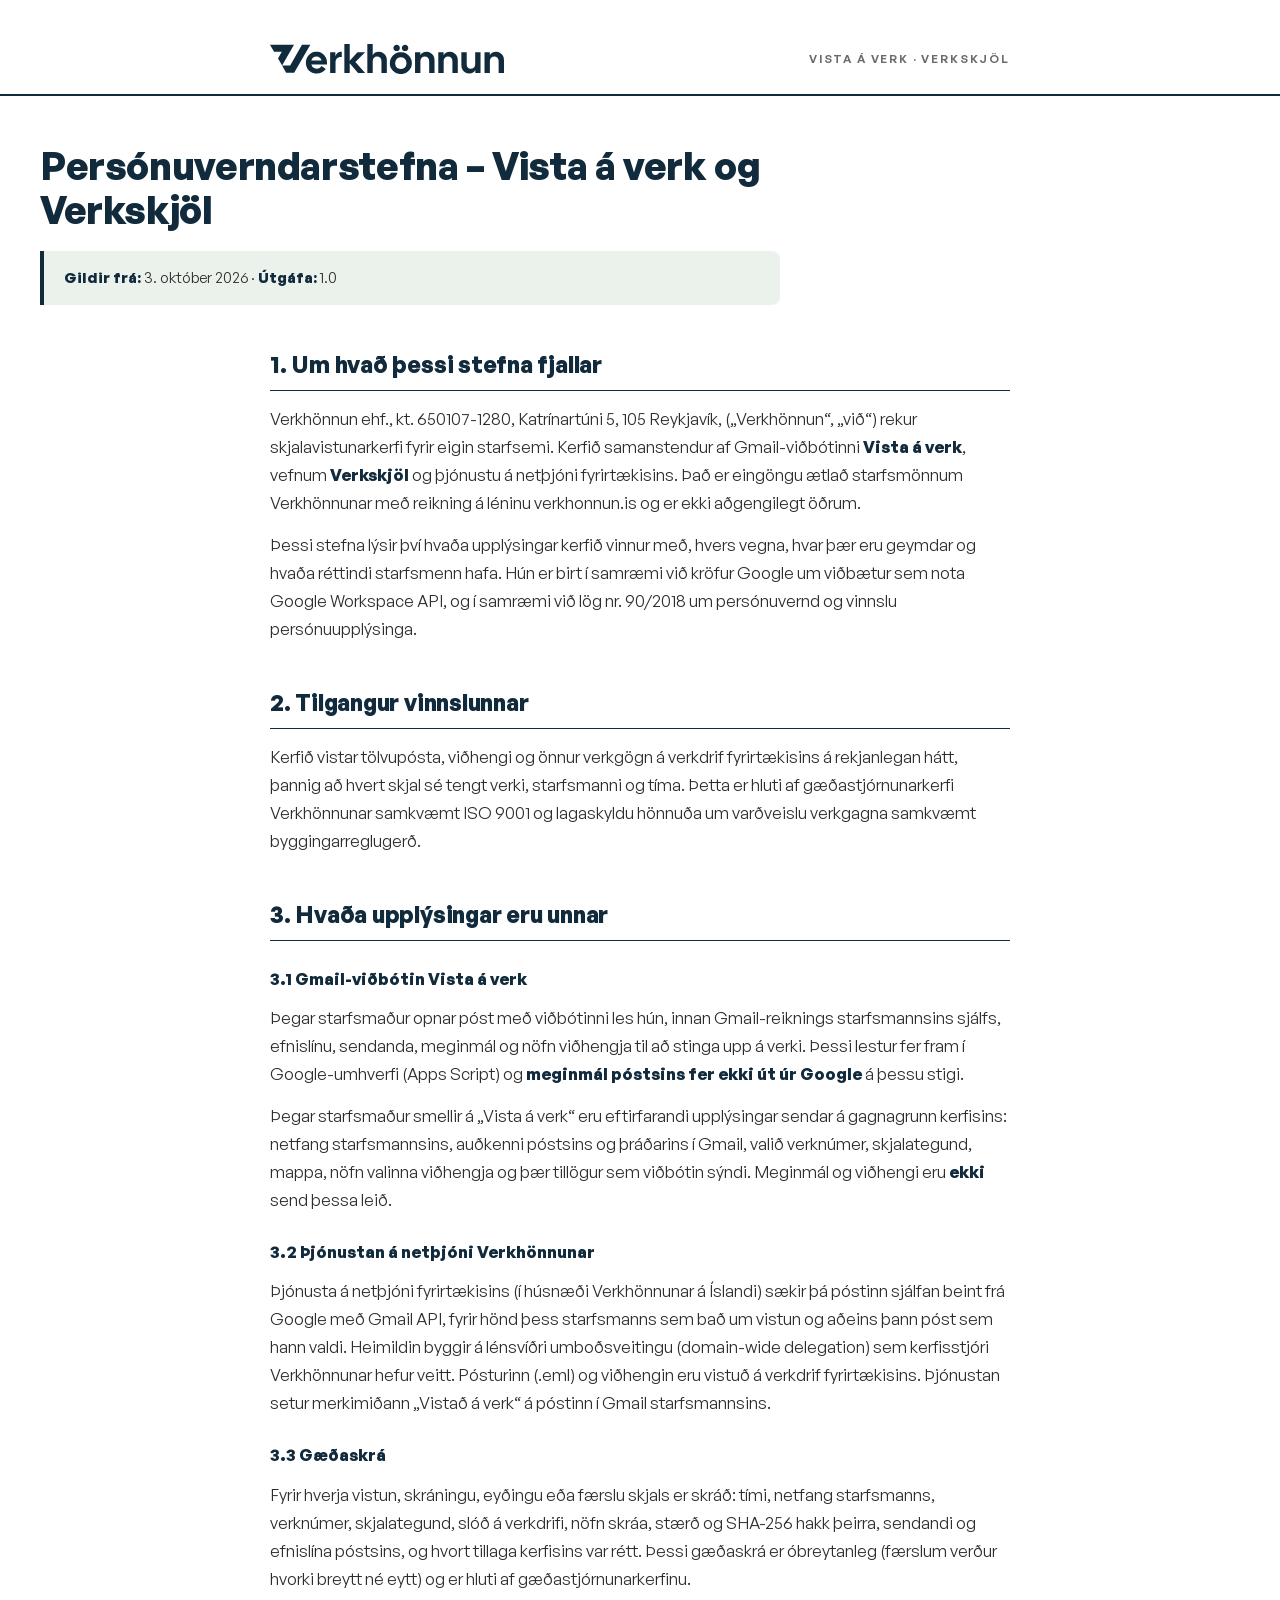
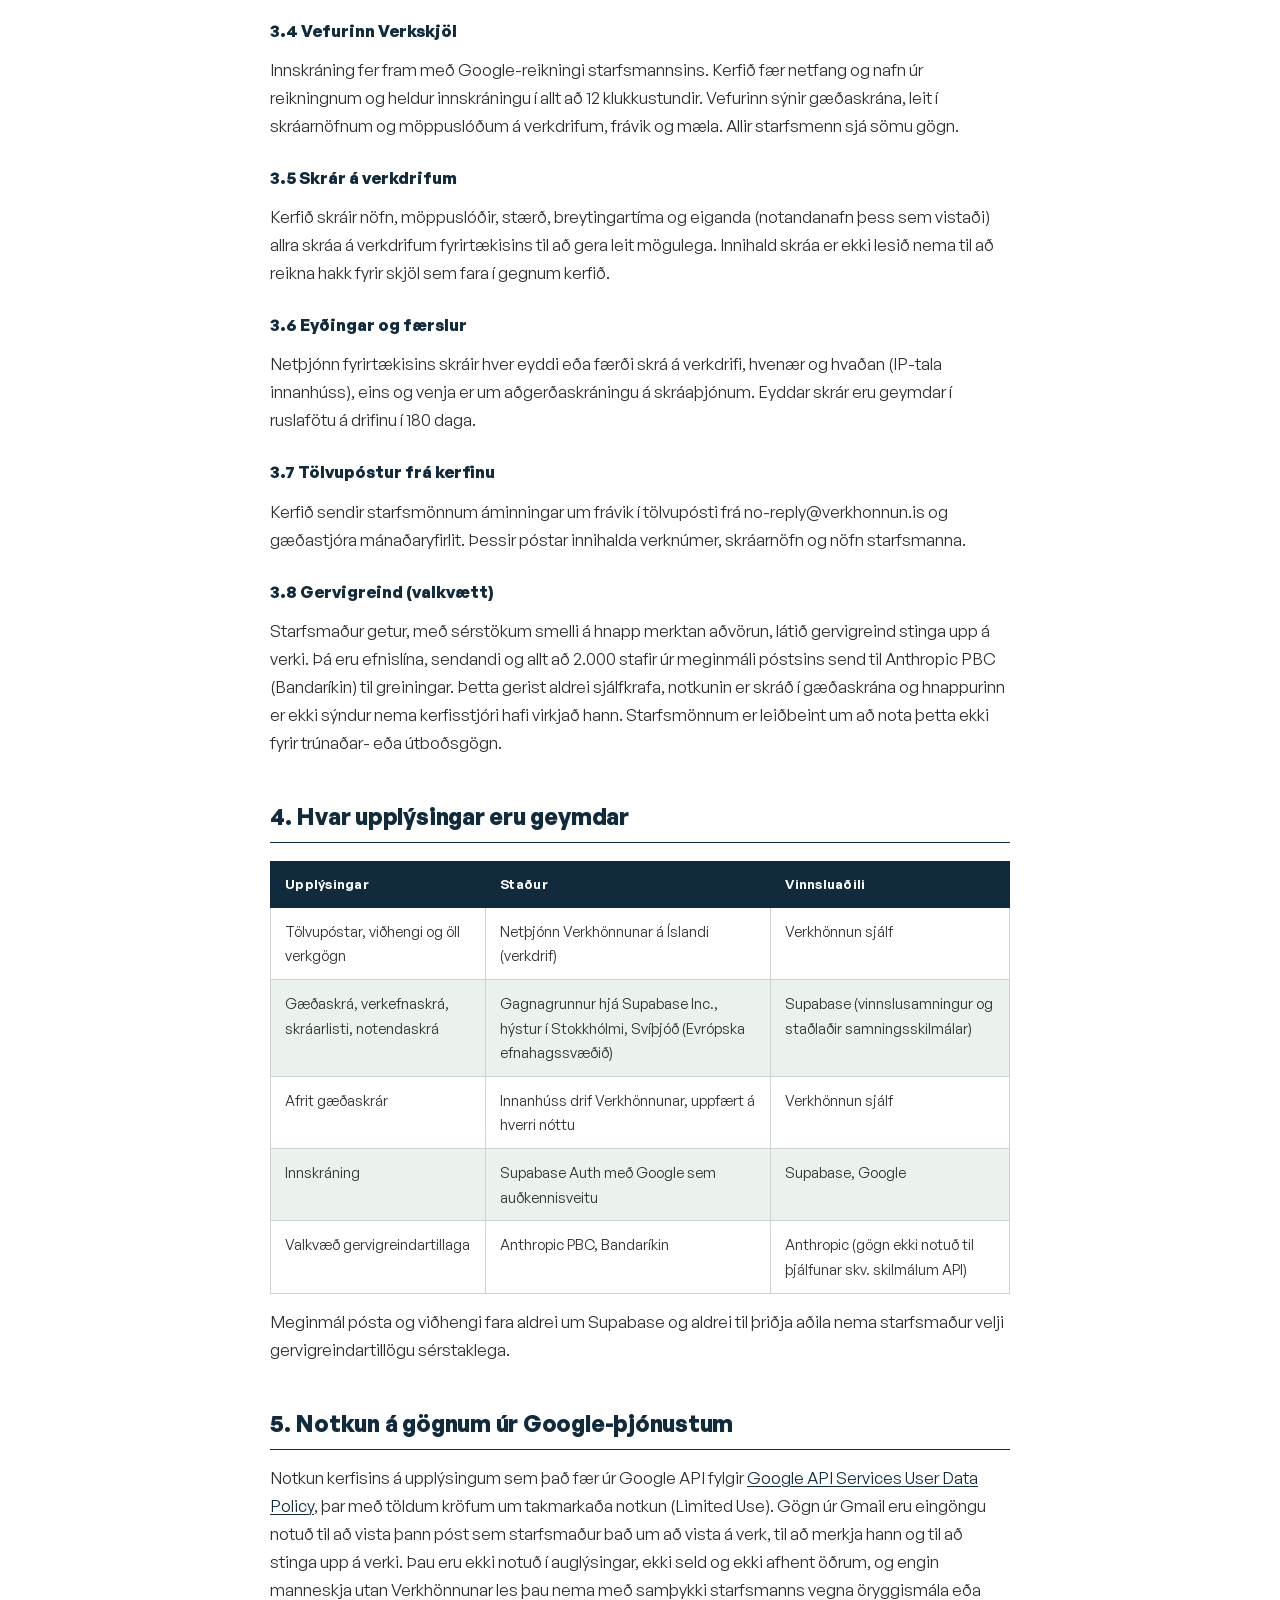
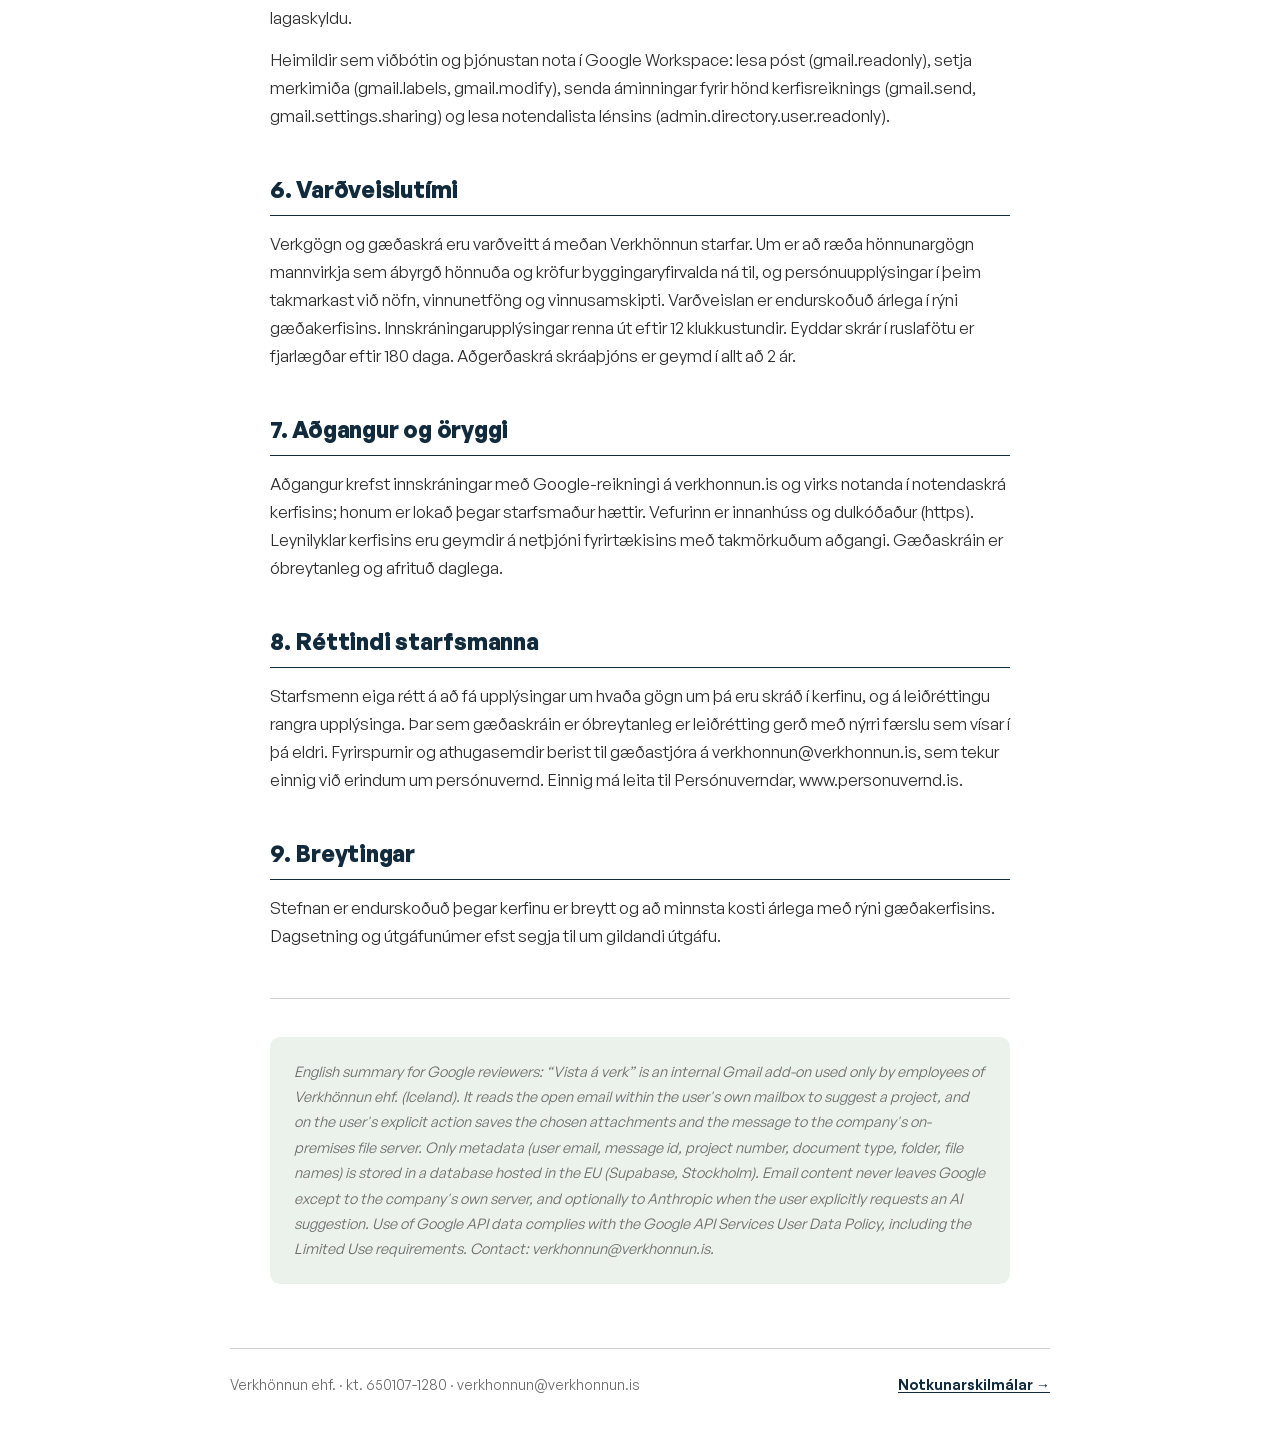
<file: vista-a-verk/personuvernd/index.html>
<!DOCTYPE html>
<html lang="is">
<head>
<meta charset="utf-8">
<meta name="viewport" content="width=device-width, initial-scale=1">
<title>Persónuverndarstefna – Vista á verk | Verkhönnun</title>
<meta name="description" content="Persónuverndarstefna skjalavistunarkerfis Verkhönnunar ehf. — Gmail-viðbótin Vista á verk og vefurinn Verkskjöl.">
<meta name="robots" content="noindex, nofollow">
<link rel="icon" href="/assets/favicon/favicon.svg" type="image/svg+xml">
<link rel="icon" href="/assets/favicon/favicon-32.png" sizes="32x32" type="image/png">
<link rel="stylesheet" href="/fonts.css">
<link rel="stylesheet" href="../skjal.css">
</head>
<body>

<header class="doc-head">
  <div class="wrap doc-head__in">
    <img src="/assets/merki/verkhonnun-wordmark-navy.svg" alt="Verkhönnun" width="200" height="30">
    <span class="doc-head__tag">Vista á verk · Verkskjöl</span>
  </div>
</header>

<div class="wrap doc-title">
  <h1>Persónuverndarstefna – Vista á verk og Verkskjöl</h1>
  <p class="meta"><strong>Gildir frá:</strong> 3. október 2026 · <strong>Útgáfa:</strong> 1.0</p>
</div>

<main class="wrap">

  <h2>1. Um hvað þessi stefna fjallar</h2>
  <p>Verkhönnun ehf., kt. 650107-1280, Katrínartúni 5, 105 Reykjavík, („Verkhönnun“, „við“) rekur skjalavistunarkerfi fyrir eigin starfsemi. Kerfið samanstendur af Gmail-viðbótinni <strong>Vista á verk</strong>, vefnum <strong>Verkskjöl</strong> og þjónustu á netþjóni fyrirtækisins. Það er eingöngu ætlað starfsmönnum Verkhönnunar með reikning á léninu verkhonnun.is og er ekki aðgengilegt öðrum.</p>
  <p>Þessi stefna lýsir því hvaða upplýsingar kerfið vinnur með, hvers vegna, hvar þær eru geymdar og hvaða réttindi starfsmenn hafa. Hún er birt í samræmi við kröfur Google um viðbætur sem nota Google Workspace API, og í samræmi við lög nr. 90/2018 um persónuvernd og vinnslu persónuupplýsinga.</p>

  <h2>2. Tilgangur vinnslunnar</h2>
  <p>Kerfið vistar tölvupósta, viðhengi og önnur verkgögn á verkdrif fyrirtækisins á rekjanlegan hátt, þannig að hvert skjal sé tengt verki, starfsmanni og tíma. Þetta er hluti af gæðastjórnunarkerfi Verkhönnunar samkvæmt ISO 9001 og lagaskyldu hönnuða um varðveislu verkgagna samkvæmt byggingarreglugerð.</p>

  <h2>3. Hvaða upplýsingar eru unnar</h2>

  <h3>3.1 Gmail-viðbótin Vista á verk</h3>
  <p>Þegar starfsmaður opnar póst með viðbótinni les hún, innan Gmail-reiknings starfsmannsins sjálfs, efnislínu, sendanda, meginmál og nöfn viðhengja til að stinga upp á verki. Þessi lestur fer fram í Google-umhverfi (Apps Script) og <strong>meginmál póstsins fer ekki út úr Google</strong> á þessu stigi.</p>
  <p>Þegar starfsmaður smellir á „Vista á verk“ eru eftirfarandi upplýsingar sendar á gagnagrunn kerfisins: netfang starfsmannsins, auðkenni póstsins og þráðarins í Gmail, valið verknúmer, skjalategund, mappa, nöfn valinna viðhengja og þær tillögur sem viðbótin sýndi. Meginmál og viðhengi eru <strong>ekki</strong> send þessa leið.</p>

  <h3>3.2 Þjónustan á netþjóni Verkhönnunar</h3>
  <p>Þjónusta á netþjóni fyrirtækisins (í húsnæði Verkhönnunar á Íslandi) sækir þá póstinn sjálfan beint frá Google með Gmail API, fyrir hönd þess starfsmanns sem bað um vistun og aðeins þann póst sem hann valdi. Heimildin byggir á lénsvíðri umboðsveitingu (domain-wide delegation) sem kerfisstjóri Verkhönnunar hefur veitt. Pósturinn (.eml) og viðhengin eru vistuð á verkdrif fyrirtækisins. Þjónustan setur merkimiðann „Vistað á verk“ á póstinn í Gmail starfsmannsins.</p>

  <h3>3.3 Gæðaskrá</h3>
  <p>Fyrir hverja vistun, skráningu, eyðingu eða færslu skjals er skráð: tími, netfang starfsmanns, verknúmer, skjalategund, slóð á verkdrifi, nöfn skráa, stærð og SHA-256 hakk þeirra, sendandi og efnislína póstsins, og hvort tillaga kerfisins var rétt. Þessi gæðaskrá er óbreytanleg (færslum verður hvorki breytt né eytt) og er hluti af gæðastjórnunarkerfinu.</p>

  <h3>3.4 Vefurinn Verkskjöl</h3>
  <p>Innskráning fer fram með Google-reikningi starfsmannsins. Kerfið fær netfang og nafn úr reikningnum og heldur innskráningu í allt að 12 klukkustundir. Vefurinn sýnir gæðaskrána, leit í skráarnöfnum og möppuslóðum á verkdrifum, frávik og mæla. Allir starfsmenn sjá sömu gögn.</p>

  <h3>3.5 Skrár á verkdrifum</h3>
  <p>Kerfið skráir nöfn, möppuslóðir, stærð, breytingartíma og eiganda (notandanafn þess sem vistaði) allra skráa á verkdrifum fyrirtækisins til að gera leit mögulega. Innihald skráa er ekki lesið nema til að reikna hakk fyrir skjöl sem fara í gegnum kerfið.</p>

  <h3>3.6 Eyðingar og færslur</h3>
  <p>Netþjónn fyrirtækisins skráir hver eyddi eða færði skrá á verkdrifi, hvenær og hvaðan (IP-tala innanhúss), eins og venja er um aðgerðaskráningu á skráaþjónum. Eyddar skrár eru geymdar í ruslafötu á drifinu í 180 daga.</p>

  <h3>3.7 Tölvupóstur frá kerfinu</h3>
  <p>Kerfið sendir starfsmönnum áminningar um frávik í tölvupósti frá no-reply@verkhonnun.is og gæðastjóra mánaðaryfirlit. Þessir póstar innihalda verknúmer, skráarnöfn og nöfn starfsmanna.</p>

  <h3>3.8 Gervigreind (valkvætt)</h3>
  <p>Starfsmaður getur, með sérstökum smelli á hnapp merktan aðvörun, látið gervigreind stinga upp á verki. Þá eru efnislína, sendandi og allt að 2.000 stafir úr meginmáli póstsins send til Anthropic PBC (Bandaríkin) til greiningar. Þetta gerist aldrei sjálfkrafa, notkunin er skráð í gæðaskrána og hnappurinn er ekki sýndur nema kerfisstjóri hafi virkjað hann. Starfsmönnum er leiðbeint um að nota þetta ekki fyrir trúnaðar- eða útboðsgögn.</p>

  <h2>4. Hvar upplýsingar eru geymdar</h2>
  <div class="tablewrap">
    <table>
      <thead>
        <tr><th>Upplýsingar</th><th>Staður</th><th>Vinnsluaðili</th></tr>
      </thead>
      <tbody>
        <tr>
          <td>Tölvupóstar, viðhengi og öll verkgögn</td>
          <td>Netþjónn Verkhönnunar á Íslandi (verkdrif)</td>
          <td>Verkhönnun sjálf</td>
        </tr>
        <tr>
          <td>Gæðaskrá, verkefnaskrá, skráarlisti, notendaskrá</td>
          <td>Gagnagrunnur hjá Supabase Inc., hýstur í Stokkhólmi, Svíþjóð (Evrópska efnahagssvæðið)</td>
          <td>Supabase (vinnslusamningur og staðlaðir samningsskilmálar)</td>
        </tr>
        <tr>
          <td>Afrit gæðaskrár</td>
          <td>Innanhúss drif Verkhönnunar, uppfært á hverri nóttu</td>
          <td>Verkhönnun sjálf</td>
        </tr>
        <tr>
          <td>Innskráning</td>
          <td>Supabase Auth með Google sem auðkennisveitu</td>
          <td>Supabase, Google</td>
        </tr>
        <tr>
          <td>Valkvæð gervigreindartillaga</td>
          <td>Anthropic PBC, Bandaríkin</td>
          <td>Anthropic (gögn ekki notuð til þjálfunar skv. skilmálum API)</td>
        </tr>
      </tbody>
    </table>
  </div>
  <p>Meginmál pósta og viðhengi fara aldrei um Supabase og aldrei til þriðja aðila nema starfsmaður velji gervigreindartillögu sérstaklega.</p>

  <h2>5. Notkun á gögnum úr Google-þjónustum</h2>
  <p>Notkun kerfisins á upplýsingum sem það fær úr Google API fylgir <a href="https://developers.google.com/terms/api-services-user-data-policy" target="_blank" rel="noopener">Google API Services User Data Policy</a>, þar með töldum kröfum um takmarkaða notkun (Limited Use). Gögn úr Gmail eru eingöngu notuð til að vista þann póst sem starfsmaður bað um að vista á verk, til að merkja hann og til að stinga upp á verki. Þau eru ekki notuð í auglýsingar, ekki seld og ekki afhent öðrum, og engin manneskja utan Verkhönnunar les þau nema með samþykki starfsmanns vegna öryggismála eða lagaskyldu.</p>
  <p>Heimildir sem viðbótin og þjónustan nota í Google Workspace: lesa póst (gmail.readonly), setja merkimiða (gmail.labels, gmail.modify), senda áminningar fyrir hönd kerfisreiknings (gmail.send, gmail.settings.sharing) og lesa notendalista lénsins (admin.directory.user.readonly).</p>

  <h2>6. Varðveislutími</h2>
  <p>Verkgögn og gæðaskrá eru varðveitt á meðan Verkhönnun starfar. Um er að ræða hönnunargögn mannvirkja sem ábyrgð hönnuða og kröfur byggingaryfirvalda ná til, og persónuupplýsingar í þeim takmarkast við nöfn, vinnunetföng og vinnusamskipti. Varðveislan er endurskoðuð árlega í rýni gæðakerfisins. Innskráningarupplýsingar renna út eftir 12 klukkustundir. Eyddar skrár í ruslafötu er fjarlægðar eftir 180 daga. Aðgerðaskrá skráaþjóns er geymd í allt að 2 ár.</p>

  <h2>7. Aðgangur og öryggi</h2>
  <p>Aðgangur krefst innskráningar með Google-reikningi á verkhonnun.is og virks notanda í notendaskrá kerfisins; honum er lokað þegar starfsmaður hættir. Vefurinn er innanhúss og dulkóðaður (https). Leynilyklar kerfisins eru geymdir á netþjóni fyrirtækisins með takmörkuðum aðgangi. Gæðaskráin er óbreytanleg og afrituð daglega.</p>

  <h2>8. Réttindi starfsmanna</h2>
  <p>Starfsmenn eiga rétt á að fá upplýsingar um hvaða gögn um þá eru skráð í kerfinu, og á leiðréttingu rangra upplýsinga. Þar sem gæðaskráin er óbreytanleg er leiðrétting gerð með nýrri færslu sem vísar í þá eldri. Fyrirspurnir og athugasemdir berist til gæðastjóra á verkhonnun@verkhonnun.is, sem tekur einnig við erindum um persónuvernd. Einnig má leita til Persónuverndar, www.personuvernd.is.</p>

  <h2>9. Breytingar</h2>
  <p>Stefnan er endurskoðuð þegar kerfinu er breytt og að minnsta kosti árlega með rýni gæðakerfisins. Dagsetning og útgáfunúmer efst segja til um gildandi útgáfu.</p>

  <hr>

  <div class="summary">
    <p>English summary for Google reviewers: “Vista á verk” is an internal Gmail add-on used only by employees of Verkhönnun ehf. (Iceland). It reads the open email within the user's own mailbox to suggest a project, and on the user's explicit action saves the chosen attachments and the message to the company's on-premises file server. Only metadata (user email, message id, project number, document type, folder, file names) is stored in a database hosted in the EU (Supabase, Stockholm). Email content never leaves Google except to the company's own server, and optionally to Anthropic when the user explicitly requests an AI suggestion. Use of Google API data complies with the Google API Services User Data Policy, including the Limited Use requirements. Contact: verkhonnun@verkhonnun.is.</p>
  </div>

</main>

<footer class="wrap doc-foot">
  <span>Verkhönnun ehf. · kt. 650107-1280 · verkhonnun@verkhonnun.is</span>
  <a href="../skilmalar/">Notkunarskilmálar →</a>
</footer>

</body>
</html>
</file>
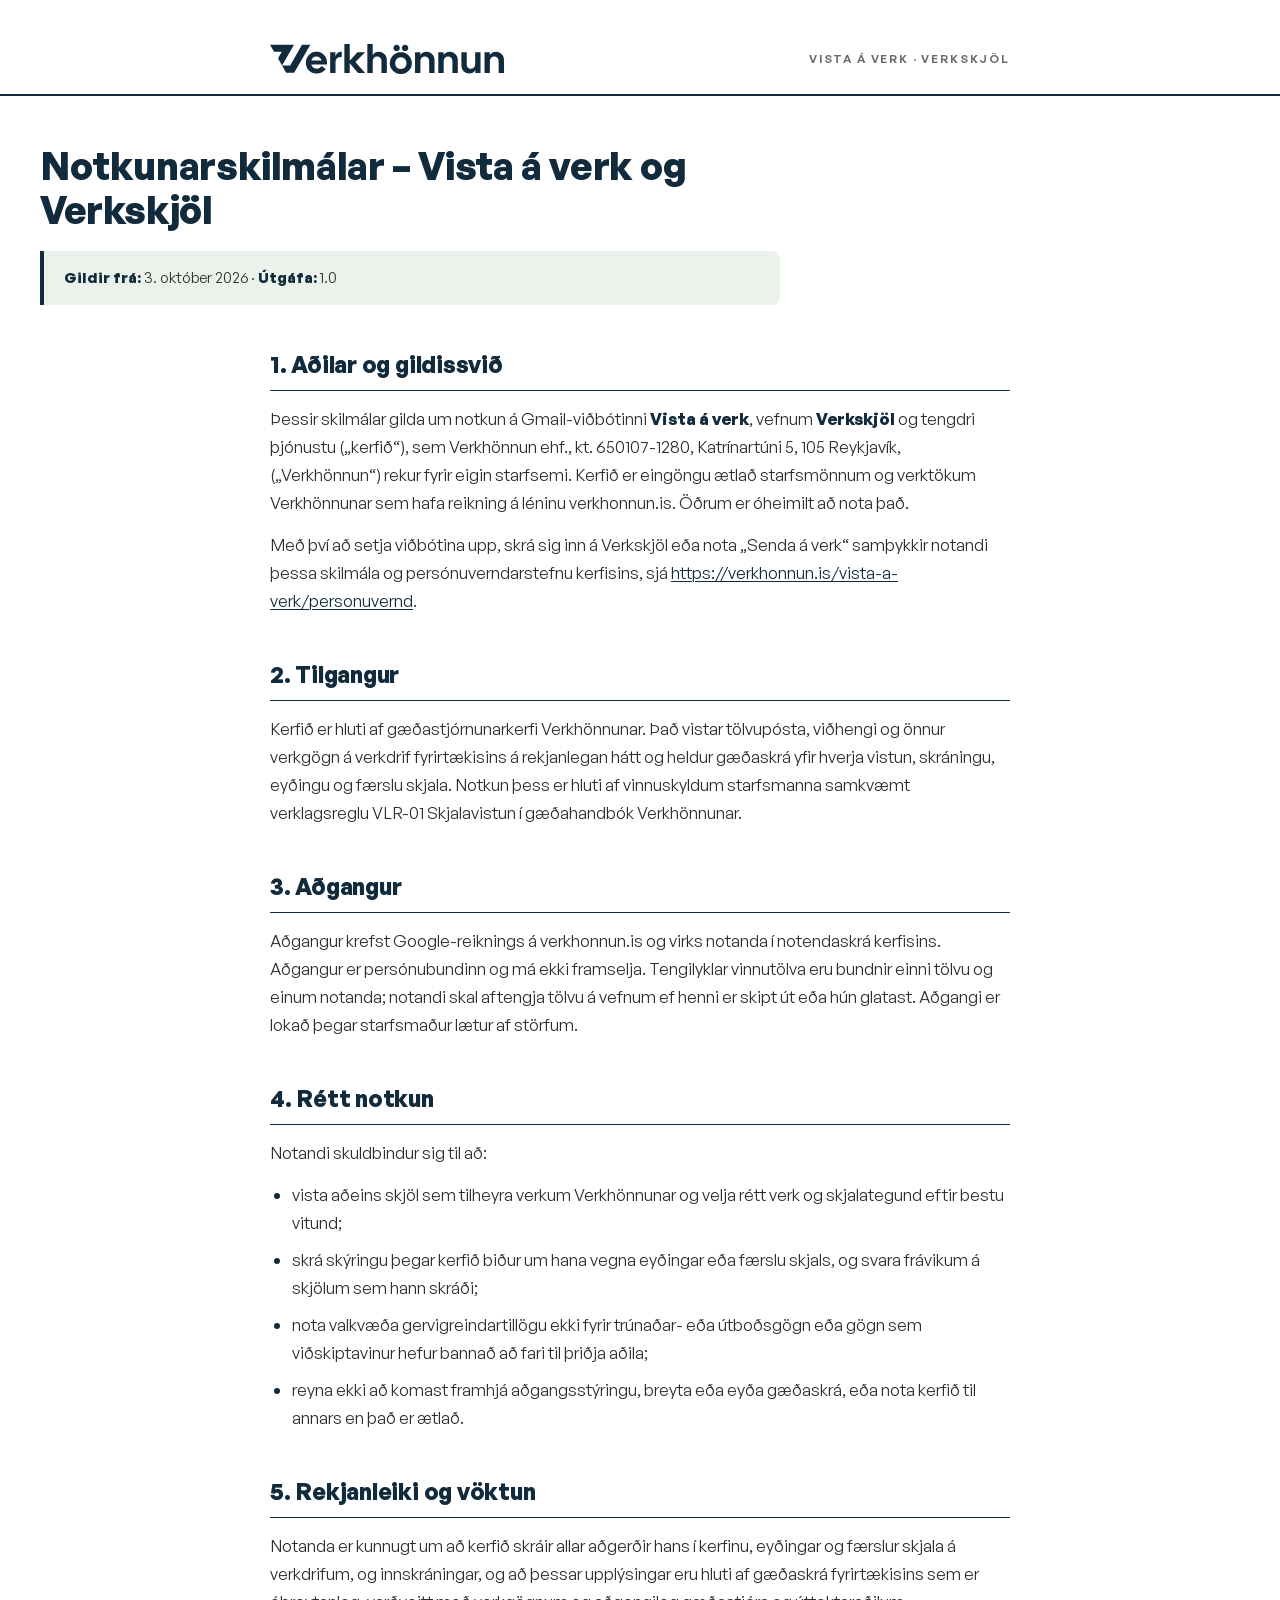
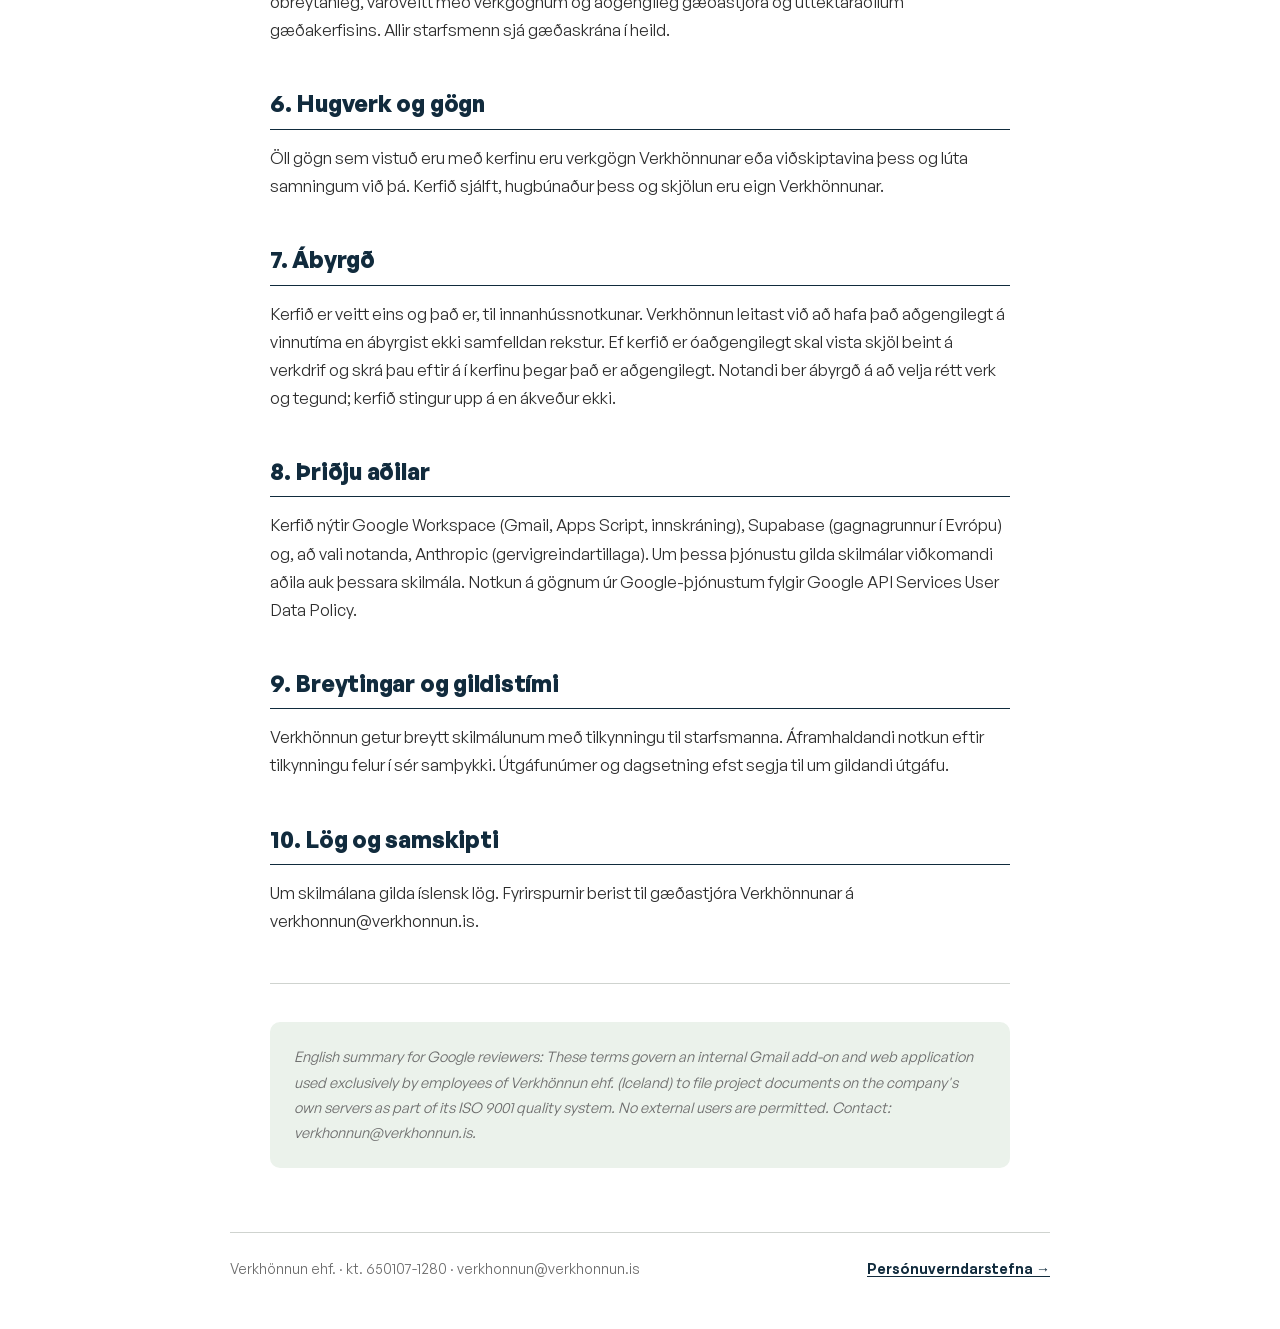
<file: vista-a-verk/skilmalar/index.html>
<!DOCTYPE html>
<html lang="is">
<head>
<meta charset="utf-8">
<meta name="viewport" content="width=device-width, initial-scale=1">
<title>Notkunarskilmálar – Vista á verk | Verkhönnun</title>
<meta name="description" content="Notkunarskilmálar skjalavistunarkerfis Verkhönnunar ehf. — Gmail-viðbótin Vista á verk og vefurinn Verkskjöl.">
<meta name="robots" content="noindex, nofollow">
<link rel="icon" href="/assets/favicon/favicon.svg" type="image/svg+xml">
<link rel="icon" href="/assets/favicon/favicon-32.png" sizes="32x32" type="image/png">
<link rel="stylesheet" href="/fonts.css">
<link rel="stylesheet" href="../skjal.css">
</head>
<body>

<header class="doc-head">
  <div class="wrap doc-head__in">
    <img src="/assets/merki/verkhonnun-wordmark-navy.svg" alt="Verkhönnun" width="200" height="30">
    <span class="doc-head__tag">Vista á verk · Verkskjöl</span>
  </div>
</header>

<div class="wrap doc-title">
  <h1>Notkunarskilmálar – Vista á verk og Verkskjöl</h1>
  <p class="meta"><strong>Gildir frá:</strong> 3. október 2026 · <strong>Útgáfa:</strong> 1.0</p>
</div>

<main class="wrap">

  <h2>1. Aðilar og gildissvið</h2>
  <p>Þessir skilmálar gilda um notkun á Gmail-viðbótinni <strong>Vista á verk</strong>, vefnum <strong>Verkskjöl</strong> og tengdri þjónustu („kerfið“), sem Verkhönnun ehf., kt. 650107-1280, Katrínartúni 5, 105 Reykjavík, („Verkhönnun“) rekur fyrir eigin starfsemi. Kerfið er eingöngu ætlað starfsmönnum og verktökum Verkhönnunar sem hafa reikning á léninu verkhonnun.is. Öðrum er óheimilt að nota það.</p>
  <p>Með því að setja viðbótina upp, skrá sig inn á Verkskjöl eða nota „Senda á verk“ samþykkir notandi þessa skilmála og persónuverndarstefnu kerfisins, sjá <a href="https://verkhonnun.is/vista-a-verk/personuvernd">https://verkhonnun.is/vista-a-verk/personuvernd</a>.</p>

  <h2>2. Tilgangur</h2>
  <p>Kerfið er hluti af gæðastjórnunarkerfi Verkhönnunar. Það vistar tölvupósta, viðhengi og önnur verkgögn á verkdrif fyrirtækisins á rekjanlegan hátt og heldur gæðaskrá yfir hverja vistun, skráningu, eyðingu og færslu skjala. Notkun þess er hluti af vinnuskyldum starfsmanna samkvæmt verklagsreglu VLR-01 Skjalavistun í gæðahandbók Verkhönnunar.</p>

  <h2>3. Aðgangur</h2>
  <p>Aðgangur krefst Google-reiknings á verkhonnun.is og virks notanda í notendaskrá kerfisins. Aðgangur er persónubundinn og má ekki framselja. Tengilyklar vinnutölva eru bundnir einni tölvu og einum notanda; notandi skal aftengja tölvu á vefnum ef henni er skipt út eða hún glatast. Aðgangi er lokað þegar starfsmaður lætur af störfum.</p>

  <h2>4. Rétt notkun</h2>
  <p>Notandi skuldbindur sig til að:</p>
  <ul>
    <li>vista aðeins skjöl sem tilheyra verkum Verkhönnunar og velja rétt verk og skjalategund eftir bestu vitund;</li>
    <li>skrá skýringu þegar kerfið biður um hana vegna eyðingar eða færslu skjals, og svara frávikum á skjölum sem hann skráði;</li>
    <li>nota valkvæða gervigreindartillögu ekki fyrir trúnaðar- eða útboðsgögn eða gögn sem viðskiptavinur hefur bannað að fari til þriðja aðila;</li>
    <li>reyna ekki að komast framhjá aðgangsstýringu, breyta eða eyða gæðaskrá, eða nota kerfið til annars en það er ætlað.</li>
  </ul>

  <h2>5. Rekjanleiki og vöktun</h2>
  <p>Notanda er kunnugt um að kerfið skráir allar aðgerðir hans í kerfinu, eyðingar og færslur skjala á verkdrifum, og innskráningar, og að þessar upplýsingar eru hluti af gæðaskrá fyrirtækisins sem er óbreytanleg, varðveitt með verkgögnum og aðgengileg gæðastjóra og úttektaraðilum gæðakerfisins. Allir starfsmenn sjá gæðaskrána í heild.</p>

  <h2>6. Hugverk og gögn</h2>
  <p>Öll gögn sem vistuð eru með kerfinu eru verkgögn Verkhönnunar eða viðskiptavina þess og lúta samningum við þá. Kerfið sjálft, hugbúnaður þess og skjölun eru eign Verkhönnunar.</p>

  <h2>7. Ábyrgð</h2>
  <p>Kerfið er veitt eins og það er, til innanhússnotkunar. Verkhönnun leitast við að hafa það aðgengilegt á vinnutíma en ábyrgist ekki samfelldan rekstur. Ef kerfið er óaðgengilegt skal vista skjöl beint á verkdrif og skrá þau eftir á í kerfinu þegar það er aðgengilegt. Notandi ber ábyrgð á að velja rétt verk og tegund; kerfið stingur upp á en ákveður ekki.</p>

  <h2>8. Þriðju aðilar</h2>
  <p>Kerfið nýtir Google Workspace (Gmail, Apps Script, innskráning), Supabase (gagnagrunnur í Evrópu) og, að vali notanda, Anthropic (gervigreindartillaga). Um þessa þjónustu gilda skilmálar viðkomandi aðila auk þessara skilmála. Notkun á gögnum úr Google-þjónustum fylgir Google API Services User Data Policy.</p>

  <h2>9. Breytingar og gildistími</h2>
  <p>Verkhönnun getur breytt skilmálunum með tilkynningu til starfsmanna. Áframhaldandi notkun eftir tilkynningu felur í sér samþykki. Útgáfunúmer og dagsetning efst segja til um gildandi útgáfu.</p>

  <h2>10. Lög og samskipti</h2>
  <p>Um skilmálana gilda íslensk lög. Fyrirspurnir berist til gæðastjóra Verkhönnunar á verkhonnun@verkhonnun.is.</p>

  <hr>

  <div class="summary">
    <p>English summary for Google reviewers: These terms govern an internal Gmail add-on and web application used exclusively by employees of Verkhönnun ehf. (Iceland) to file project documents on the company's own servers as part of its ISO 9001 quality system. No external users are permitted. Contact: verkhonnun@verkhonnun.is.</p>
  </div>

</main>

<footer class="wrap doc-foot">
  <span>Verkhönnun ehf. · kt. 650107-1280 · verkhonnun@verkhonnun.is</span>
  <a href="../personuvernd/">Persónuverndarstefna →</a>
</footer>

</body>
</html>
</file>
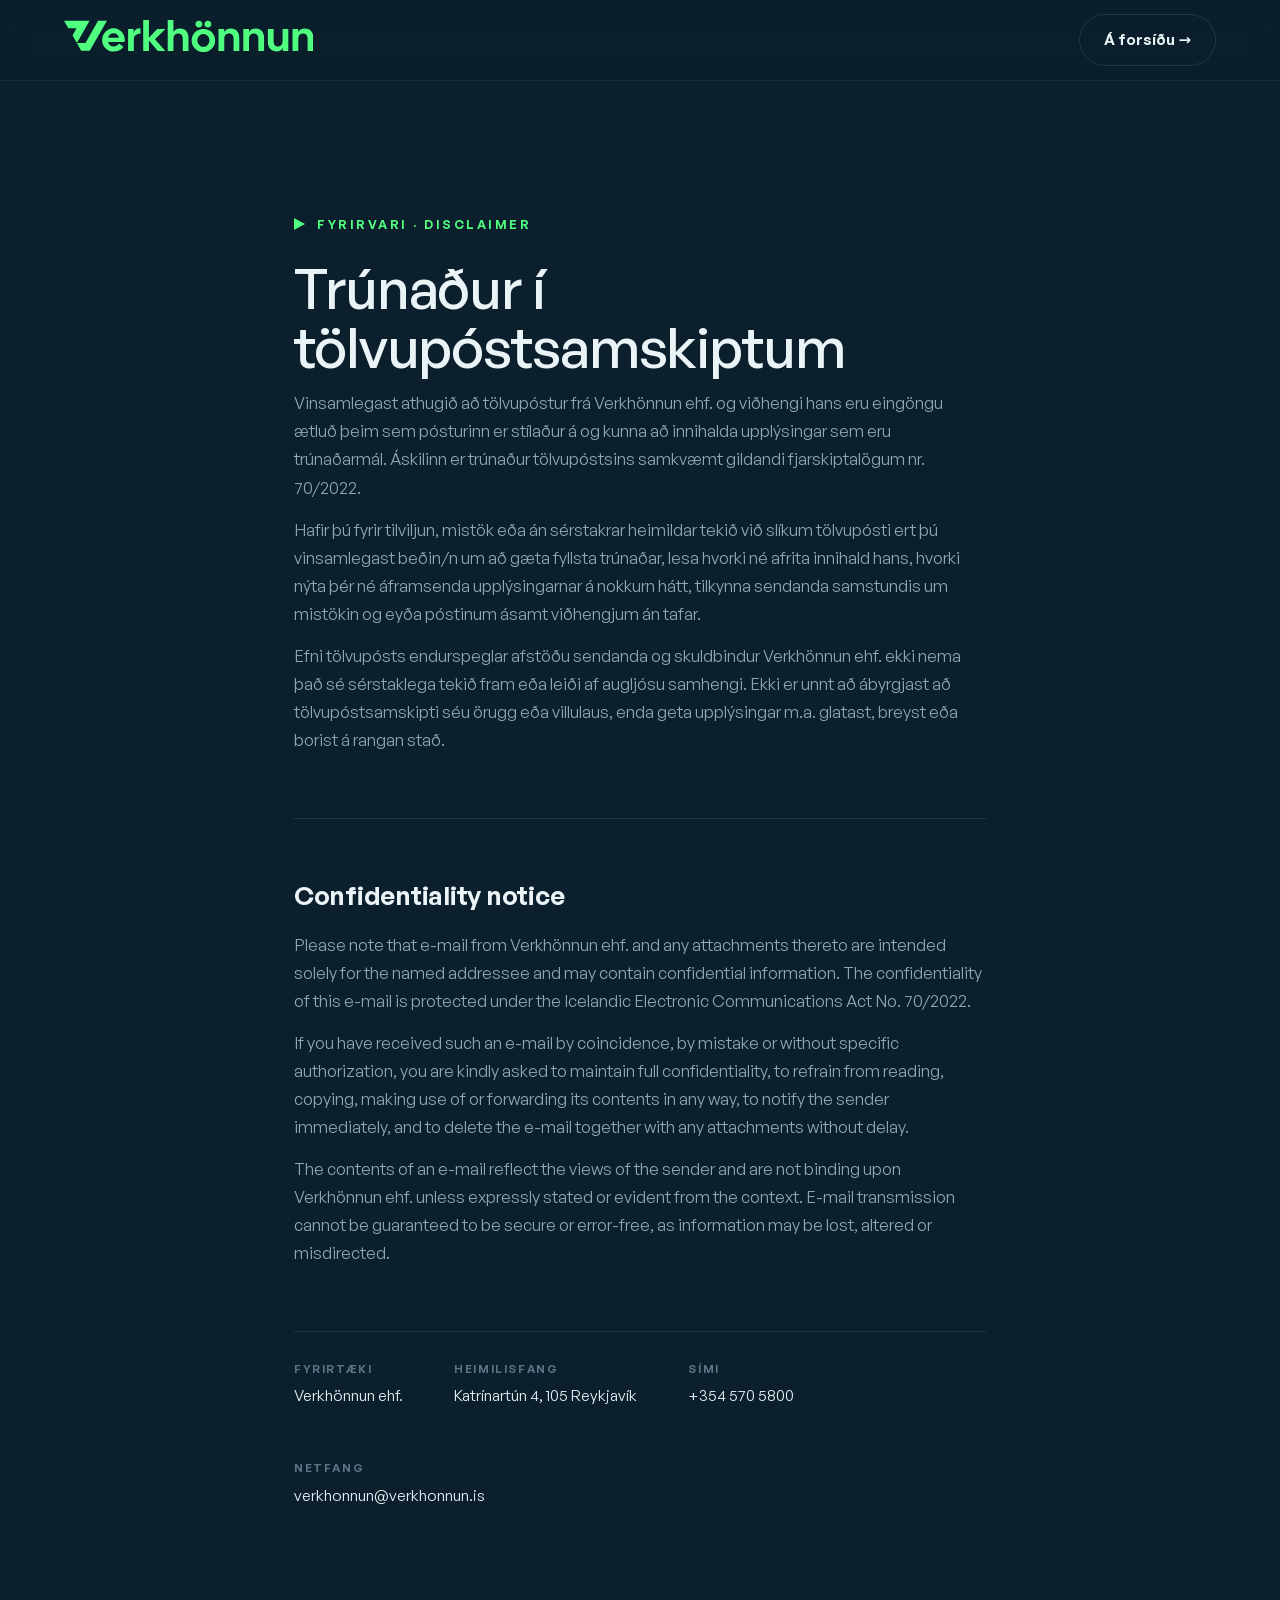
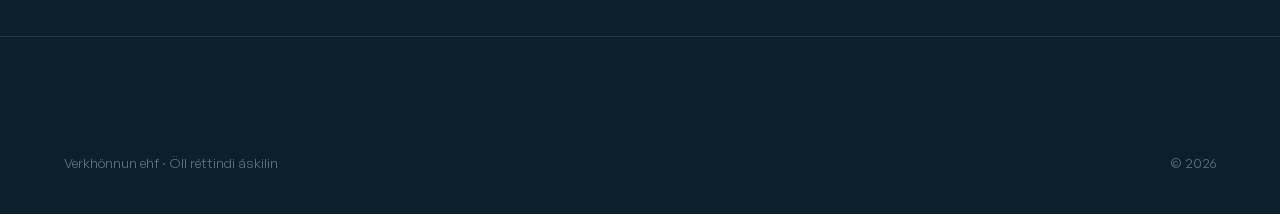
<file: disclaimer.html>
<!DOCTYPE html>
<html lang="is">
<head>
<meta charset="utf-8">
<meta name="viewport" content="width=device-width, initial-scale=1">
<title>Verkhönnun — Fyrirvari / Disclaimer</title>
<meta name="description" content="Fyrirvari um trúnað í tölvupóstsamskiptum Verkhönnunar ehf. / Email confidentiality notice of Verkhönnun ehf.">
<meta name="robots" content="noindex,follow">
<link rel="icon" href="assets/favicon/favicon.svg" type="image/svg+xml">
<link rel="icon" href="assets/favicon/favicon-32.png" sizes="32x32" type="image/png">
<link rel="apple-touch-icon" href="assets/favicon/apple-touch-icon.png">
<link rel="stylesheet" href="fonts.css">
<link rel="stylesheet" href="css/styles.css">
<style>
.legal{max-width:820px;}
.legal h1{font-weight:500;letter-spacing:-.02em;line-height:1.05;font-size:clamp(32px,5vw,56px);margin-top:20px;}
.legal h2{font-size:clamp(20px,2.2vw,26px);font-weight:600;letter-spacing:-.01em;margin-top:clamp(36px,5vw,56px);}
.legal p{color:var(--muted);margin-top:14px;font-size:16.5px;line-height:1.7;}
.legal .divider{margin-top:clamp(40px,6vw,64px);border-top:1px solid var(--line);}
.legal .contact{margin-top:clamp(40px,6vw,64px);padding-top:28px;border-top:1px solid var(--line);
  display:flex;flex-wrap:wrap;gap:clamp(24px,4vw,56px);font-size:15.5px;}
.legal .contact b{display:block;font-size:11.5px;letter-spacing:.14em;text-transform:uppercase;color:var(--faint);font-weight:600;margin-bottom:5px;}
.legal .contact a{color:var(--ink);}
.legal .contact a:hover{color:var(--green);}
</style>
</head>
<body>

<header class="nav">
  <div class="wrap nav__in">
    <a href="index.html" class="nav__logo"><span class="vh-svg logo-word" data-vh="assets/logo/wordmark-green.svg"></span></a>
    <div class="nav__right" style="margin-left:auto;">
      <a href="index.html" class="btn btn--ghost">Á forsíðu →</a>
    </div>
  </div>
</header>

<section class="sec">
  <div class="wrap legal">
    <span class="eyebrow">Fyrirvari · Disclaimer</span>
    <h1>Trúnaður í tölvupóstsamskiptum</h1>

    <p>Vinsamlegast athugið að tölvupóstur frá Verkhönnun ehf. og viðhengi hans eru eingöngu ætluð
    þeim sem pósturinn er stílaður á og kunna að innihalda upplýsingar sem eru trúnaðarmál.
    Áskilinn er trúnaður tölvupóstsins samkvæmt gildandi fjarskiptalögum nr. 70/2022.</p>

    <p>Hafir þú fyrir tilviljun, mistök eða án sérstakrar heimildar tekið við slíkum tölvupósti
    ert þú vinsamlegast beðin/n um að gæta fyllsta trúnaðar, lesa hvorki né afrita innihald hans,
    hvorki nýta þér né áframsenda upplýsingarnar á nokkurn hátt, tilkynna sendanda samstundis um
    mistökin og eyða póstinum ásamt viðhengjum án tafar.</p>

    <p>Efni tölvupósts endurspeglar afstöðu sendanda og skuldbindur Verkhönnun ehf. ekki nema það
    sé sérstaklega tekið fram eða leiði af augljósu samhengi. Ekki er unnt að ábyrgjast að
    tölvupóstsamskipti séu örugg eða villulaus, enda geta upplýsingar m.a. glatast, breyst eða
    borist á rangan stað.</p>

    <div class="divider"></div>

    <h2>Confidentiality notice</h2>

    <p>Please note that e-mail from Verkhönnun ehf. and any attachments thereto are intended solely
    for the named addressee and may contain confidential information. The confidentiality of this
    e-mail is protected under the Icelandic Electronic Communications Act No. 70/2022.</p>

    <p>If you have received such an e-mail by coincidence, by mistake or without specific
    authorization, you are kindly asked to maintain full confidentiality, to refrain from reading,
    copying, making use of or forwarding its contents in any way, to notify the sender immediately,
    and to delete the e-mail together with any attachments without delay.</p>

    <p>The contents of an e-mail reflect the views of the sender and are not binding upon
    Verkhönnun ehf. unless expressly stated or evident from the context. E-mail transmission cannot
    be guaranteed to be secure or error-free, as information may be lost, altered or misdirected.</p>

    <div class="contact">
      <div><b>Fyrirtæki</b>Verkhönnun ehf.</div>
      <div><b>Heimilisfang</b>Katrínartún 4, 105 Reykjavík</div>
      <div><b>Sími</b><a href="tel:+3545705800">+354 570 5800</a></div>
      <div><b>Netfang</b><a href="mailto:verkhonnun@verkhonnun.is">verkhonnun@verkhonnun.is</a></div>
    </div>
  </div>
</section>

<footer class="foot">
  <div class="wrap foot__bottom" style="margin-top:0;border-top:0;">
    <span>Verkhönnun ehf · Öll réttindi áskilin</span>
    <span>© 2026</span>
  </div>
</footer>

<script src="js/brand.js"></script>
</body>
</html>
</file>
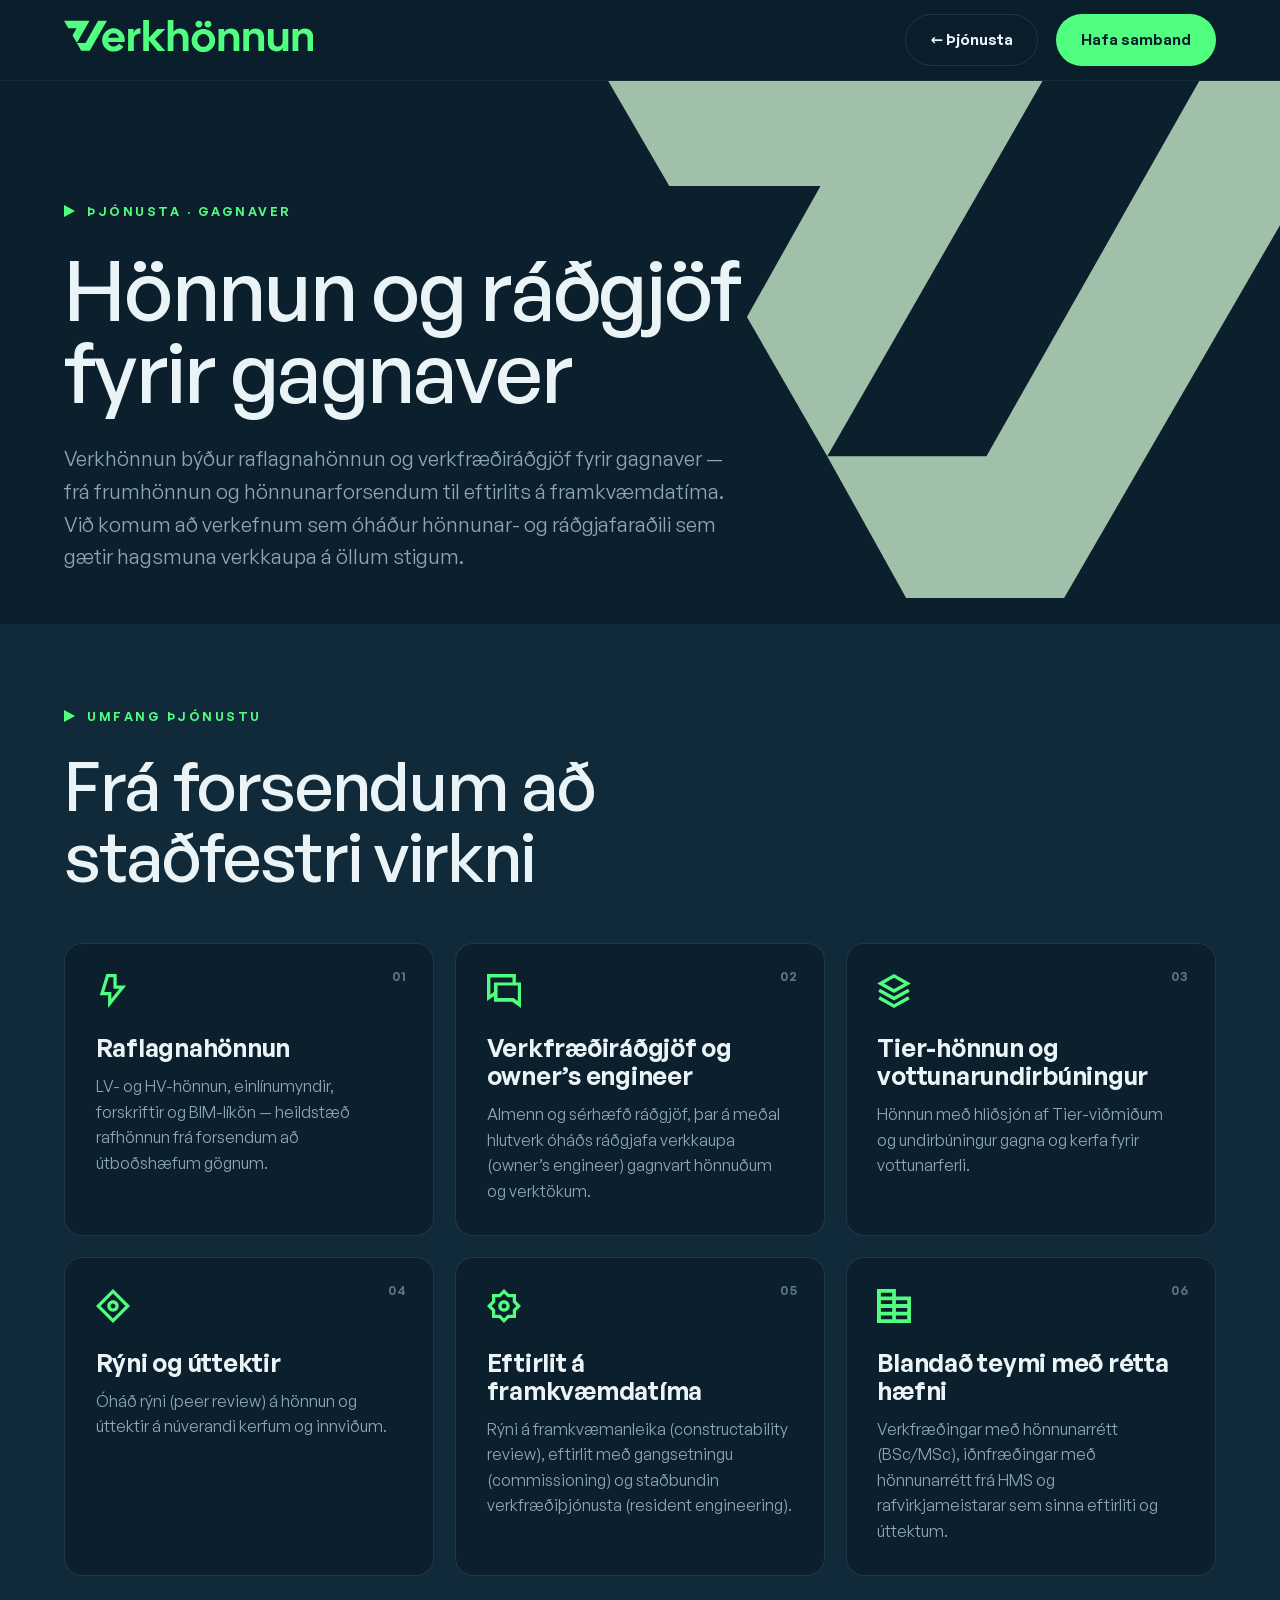
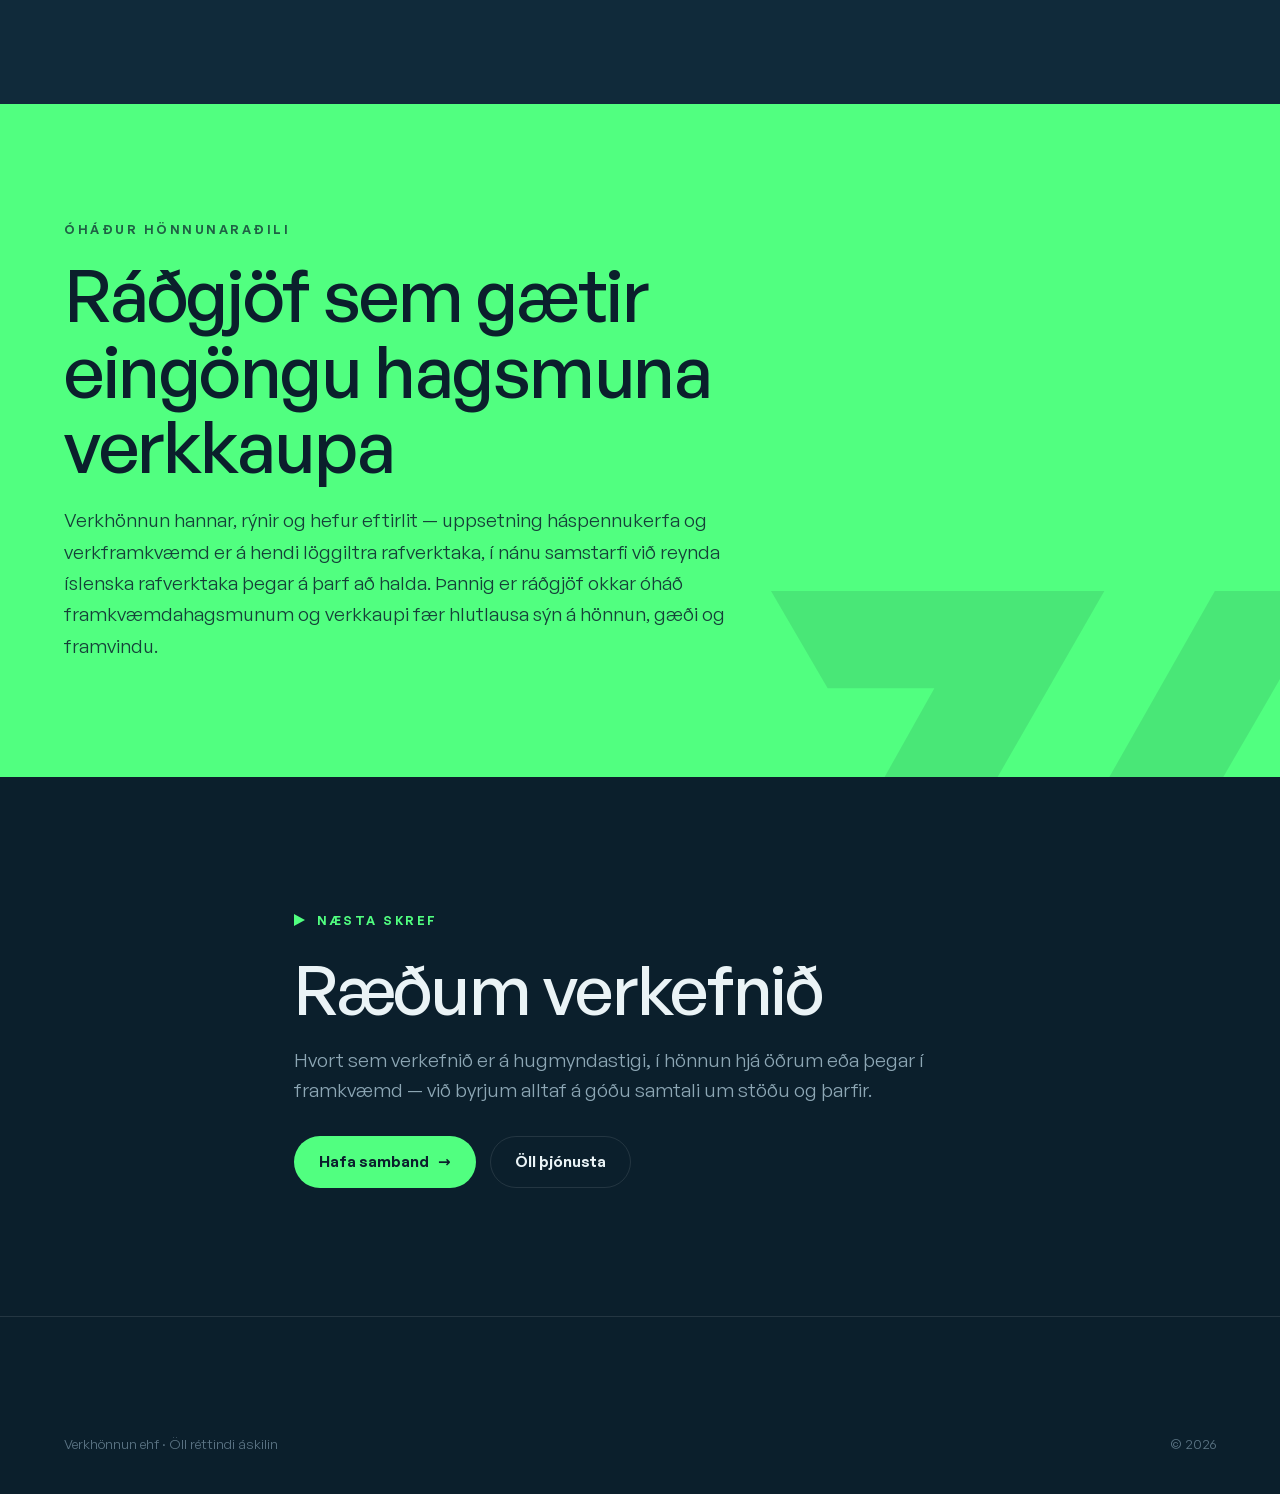
<file: gagnaver.html>
<!DOCTYPE html>
<html lang="is">
<head>
<meta charset="utf-8">
<meta name="viewport" content="width=device-width, initial-scale=1">
<title>Verkhönnun — Gagnaver</title>
<meta name="description" content="Raflagnahönnun og óháð verkfræðiráðgjöf fyrir gagnaver — frá frumhönnun og Tier-viðmiðum til eftirlits á framkvæmdatíma.">
<link rel="canonical" href="https://verkhonnun.is/gagnaver.html">
<meta property="og:type" content="website">
<meta property="og:site_name" content="Verkhönnun">
<meta property="og:locale" content="is_IS">
<meta property="og:url" content="https://verkhonnun.is/gagnaver.html">
<meta property="og:title" content="Gagnaver — hönnun og ráðgjöf | Verkhönnun">
<meta property="og:description" content="Raflagnahönnun og óháð verkfræðiráðgjöf fyrir gagnaver — frá frumhönnun og Tier-viðmiðum til eftirlits á framkvæmdatíma.">
<meta property="og:image" content="https://verkhonnun.is/assets/og/verkhonnun-og.jpg">
<meta property="og:image:width" content="1200">
<meta property="og:image:height" content="630">
<meta name="twitter:card" content="summary_large_image">
<link rel="icon" href="assets/favicon/favicon.svg" type="image/svg+xml">
<link rel="icon" href="assets/favicon/favicon-32.png" sizes="32x32" type="image/png">
<link rel="apple-touch-icon" href="assets/favicon/apple-touch-icon.png">
<link rel="stylesheet" href="fonts.css">
<link rel="stylesheet" href="css/styles.css">
</head>
<body>

<!-- NAV -->
<header class="nav">
  <div class="wrap nav__in">
    <a href="index.html" class="nav__logo"><span class="vh-svg logo-word" data-vh="assets/logo/wordmark-green.svg"></span></a>
    <div class="nav__right" style="margin-left:auto;">
      <a href="index.html#thjonusta" class="btn btn--ghost">← Þjónusta</a>
      <a href="index.html#hafa-samband" class="btn btn--green">Hafa samband</a>
    </div>
  </div>
</header>

<!-- INNGANGUR -->
<section class="hero" style="padding-bottom:clamp(32px,4vw,56px);">
  <span class="hero__bgmark vh-svg" data-vh="assets/logo/symbol-green.svg"></span>
  <div class="wrap hero__in">
    <span class="eyebrow">Þjónusta · Gagnaver</span>
    <h1 style="margin-top:24px;font-size:clamp(38px,6.5vw,84px);">Hönnun og ráðgjöf fyrir gagnaver</h1>
    <p class="hero__sub" style="max-width:60ch;">Verkhönnun býður raflagnahönnun og verkfræðiráðgjöf fyrir gagnaver — frá
    frumhönnun og hönnunarforsendum til eftirlits á framkvæmdatíma. Við komum að verkefnum sem óháður
    hönnunar- og ráðgjafaraðili sem gætir hagsmuna verkkaupa á öllum stigum.</p>
  </div>
</section>

<!-- UMFANG -->
<section class="sec sec--panel" id="umfang" style="padding-top:clamp(48px,6vw,80px);">
  <div class="wrap">
    <div class="shead">
      <span class="eyebrow">Umfang þjónustu</span>
      <h2>Frá forsendum að staðfestri virkni</h2>
    </div>
    <div class="svc" style="margin-top:clamp(32px,4vw,52px);">
      <div class="svc__row">
        <div class="svc__num">01</div>
        <div class="svc__body">
          <span class="ic svc__ic vh-svg" data-vh="assets/icons/i19.svg"></span>
          <div class="svc__t">Raflagnahönnun</div>
          <p class="svc__d">LV- og HV-hönnun, einlínumyndir, forskriftir og BIM-líkön — heildstæð rafhönnun frá forsendum að útboðshæfum gögnum.</p>
        </div>
      </div>
      <div class="svc__row">
        <div class="svc__num">02</div>
        <div class="svc__body">
          <span class="ic svc__ic vh-svg" data-vh="assets/icons/i21.svg"></span>
          <div class="svc__t">Verkfræðiráðgjöf og owner&#8217;s engineer</div>
          <p class="svc__d">Almenn og sérhæfð ráðgjöf, þar á meðal hlutverk óháðs ráðgjafa verkkaupa (owner&#8217;s engineer) gagnvart hönnuðum og verktökum.</p>
        </div>
      </div>
      <div class="svc__row">
        <div class="svc__num">03</div>
        <div class="svc__body">
          <span class="ic svc__ic vh-svg" data-vh="assets/icons/i24.svg"></span>
          <div class="svc__t">Tier-hönnun og vottunarundirbúningur</div>
          <p class="svc__d">Hönnun með hliðsjón af Tier-viðmiðum og undirbúningur gagna og kerfa fyrir vottunarferli.</p>
        </div>
      </div>
      <div class="svc__row">
        <div class="svc__num">04</div>
        <div class="svc__body">
          <span class="ic svc__ic vh-svg" data-vh="assets/icons/i15.svg"></span>
          <div class="svc__t">Rýni og úttektir</div>
          <p class="svc__d">Óháð rýni (peer review) á hönnun og úttektir á núverandi kerfum og innviðum.</p>
        </div>
      </div>
      <div class="svc__row">
        <div class="svc__num">05</div>
        <div class="svc__body">
          <span class="ic svc__ic vh-svg" data-vh="assets/icons/i23.svg"></span>
          <div class="svc__t">Eftirlit á framkvæmdatíma</div>
          <p class="svc__d">Rýni á framkvæmanleika (constructability review), eftirlit með gangsetningu (commissioning) og staðbundin verkfræðiþjónusta (resident engineering).</p>
        </div>
      </div>
      <div class="svc__row">
        <div class="svc__num">06</div>
        <div class="svc__body">
          <span class="ic svc__ic vh-svg" data-vh="assets/icons/i20.svg"></span>
          <div class="svc__t">Blandað teymi með rétta hæfni</div>
          <p class="svc__d">Verkfræðingar með hönnunarrétt (BSc/MSc), iðnfræðingar með hönnunarrétt frá HMS og rafvirkjameistarar sem sinna eftirliti og úttektum.</p>
        </div>
      </div>
    </div>
  </div>
</section>

<!-- STAÐA: ÓHÁÐUR HÖNNUNARAÐILI -->
<section class="statement">
  <span class="statement__mark vh-svg" data-vh="assets/logo/symbol-navy.svg"></span>
  <div class="wrap">
    <div class="statement__eye">Óháður hönnunaraðili</div>
    <h2>Ráðgjöf sem gætir eingöngu hagsmuna verkkaupa</h2>
    <p style="margin-top:22px;max-width:62ch;font-size:clamp(16px,1.5vw,19px);line-height:1.65;opacity:.85;">
    Verkhönnun hannar, rýnir og hefur eftirlit — uppsetning háspennukerfa og verkframkvæmd er á hendi
    löggiltra rafverktaka, í nánu samstarfi við reynda íslenska rafverktaka þegar á þarf að halda.
    Þannig er ráðgjöf okkar óháð framkvæmdahagsmunum og verkkaupi fær hlutlausa sýn á hönnun,
    gæði og framvindu.</p>
  </div>
</section>

<!-- CTA -->
<section class="sec">
  <div class="wrap shead" style="max-width:820px;">
    <span class="eyebrow">Næsta skref</span>
    <h2>Ræðum verkefnið</h2>
    <p>Hvort sem verkefnið er á hugmyndastigi, í hönnun hjá öðrum eða þegar í framkvæmd —
    við byrjum alltaf á góðu samtali um stöðu og þarfir.</p>
    <div class="hero__cta" style="margin-top:30px;">
      <a href="index.html#hafa-samband" class="btn btn--green">Hafa samband <span class="arr">→</span></a>
      <a href="index.html#thjonusta" class="btn btn--ghost">Öll þjónusta</a>
    </div>
  </div>
</section>

<!-- FOOTER -->
<footer class="foot">
  <div class="wrap foot__bottom" style="margin-top:0;border-top:0;">
    <span>Verkhönnun ehf · Öll réttindi áskilin</span>
    <span>© 2026</span>
  </div>
</footer>

<script src="js/brand.js"></script>
</body>
</html>
</file>
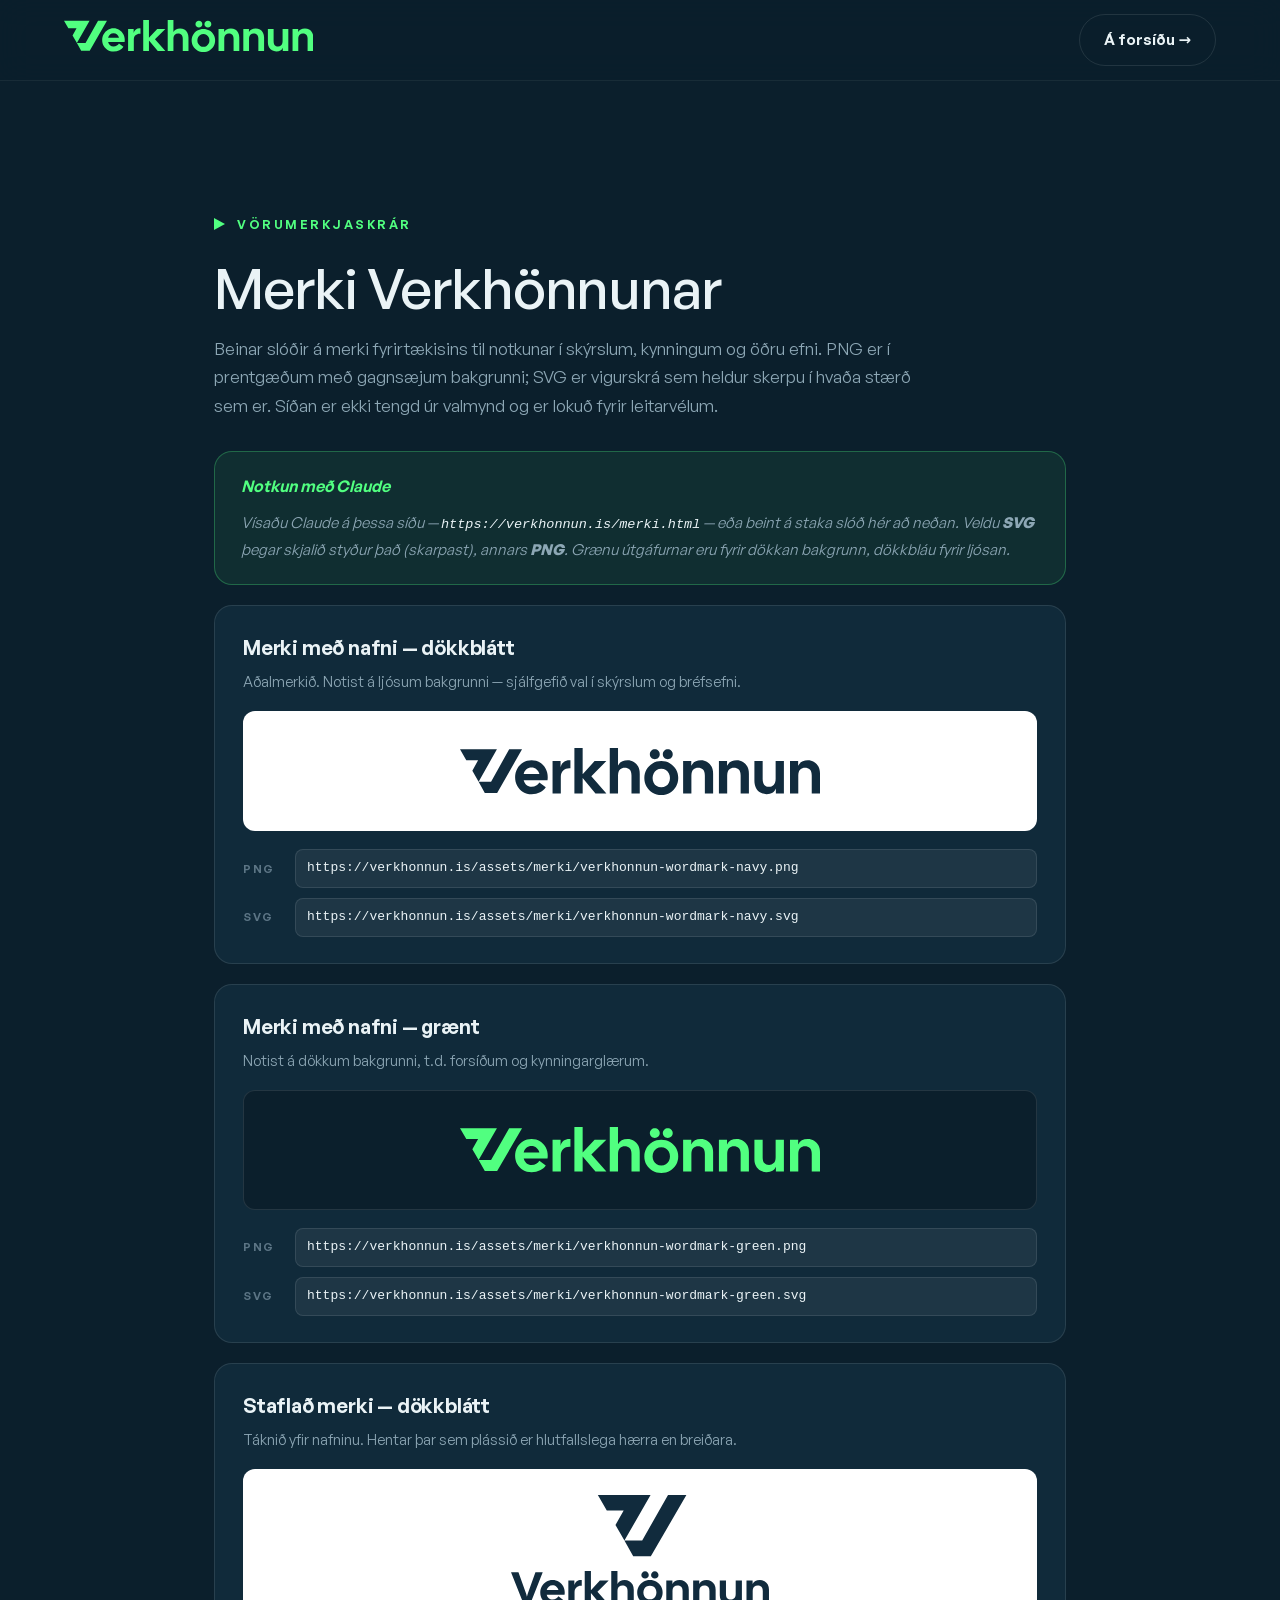
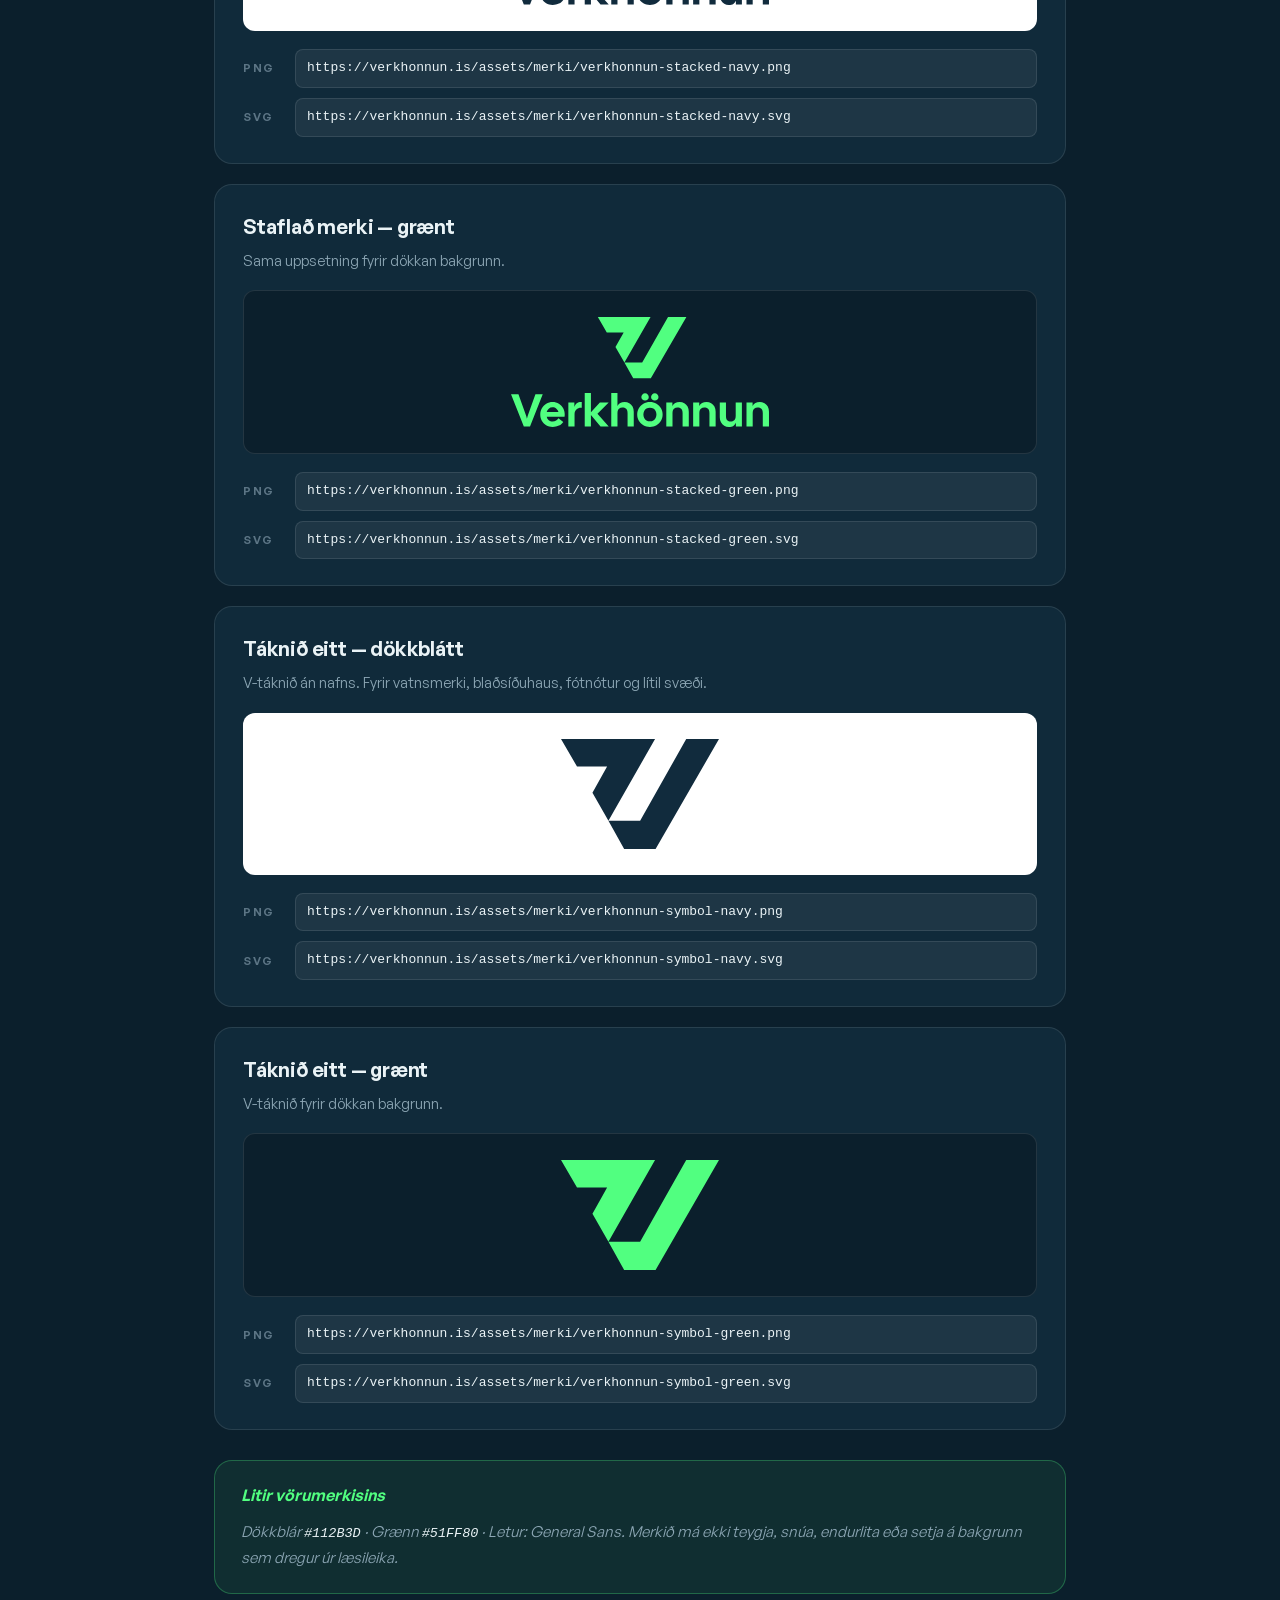
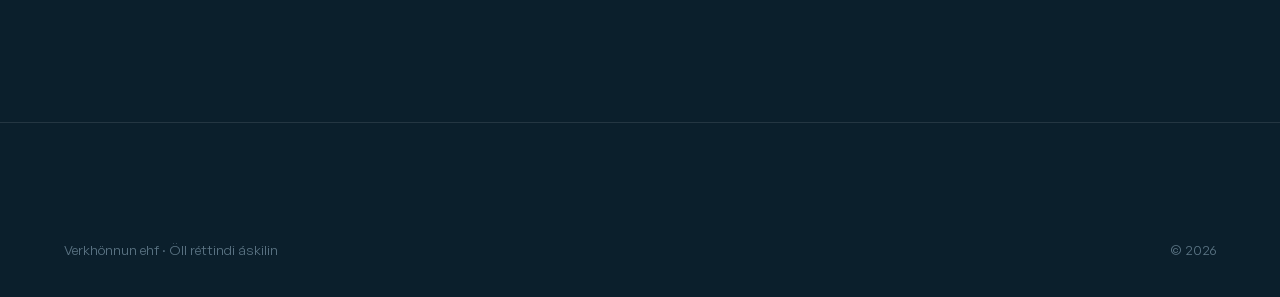
<file: merki.html>
<!DOCTYPE html>
<html lang="is">
<head>
<meta charset="utf-8">
<meta name="viewport" content="width=device-width, initial-scale=1">
<title>Verkhönnun — Merki (vörumerkjaskrár)</title>
<meta name="description" content="Merki Verkhönnunar ehf. til notkunar í skýrslum og kynningarefni — beinar slóðir á PNG og SVG.">
<meta name="robots" content="noindex,nofollow">
<link rel="icon" href="assets/favicon/favicon.svg" type="image/svg+xml">
<link rel="stylesheet" href="fonts.css">
<link rel="stylesheet" href="css/styles.css">
<style>
.brand{max-width:980px;}
.brand h1{font-weight:500;letter-spacing:-.02em;line-height:1.05;font-size:clamp(32px,5vw,56px);margin-top:20px;}
.brand .lead{color:var(--muted);margin-top:18px;font-size:17px;line-height:1.7;max-width:70ch;}
.logo-card{background:var(--navy2);border:1px solid var(--line);border-radius:var(--r);
  padding:26px 28px;margin-top:20px;}
.logo-card h2{font-size:20px;font-weight:600;letter-spacing:-.01em;}
.logo-card .use{color:var(--muted);font-size:14.5px;margin-top:6px;}
.logo-prev{margin-top:18px;border-radius:12px;padding:26px;display:flex;align-items:center;
  justify-content:center;min-height:120px;}
.logo-prev--light{background:#ffffff;}
.logo-prev--dark{background:var(--navy);border:1px solid var(--line);}
.logo-prev img{max-width:min(360px,100%);max-height:110px;height:auto;}
.urls{margin-top:18px;display:grid;gap:10px;}
.urlrow{display:flex;flex-wrap:wrap;align-items:center;gap:10px;}
.urlrow b{font-size:11.5px;letter-spacing:.14em;text-transform:uppercase;color:var(--faint);
  font-weight:600;min-width:42px;}
.urlrow code{font-family:ui-monospace,SFMono-Regular,Menlo,Consolas,monospace;font-size:13px;
  color:var(--ink);background:rgba(255,255,255,.06);border:1px solid var(--line);
  border-radius:8px;padding:8px 11px;word-break:break-all;flex:1;min-width:280px;}
.note{background:rgba(81,255,128,.07);border:1px solid rgba(81,255,128,.28);border-radius:var(--r);
  padding:22px 26px;margin-top:30px;}
.note h3{font-size:16px;font-weight:600;color:var(--green);}
.note p{color:var(--muted);font-size:15px;margin-top:10px;line-height:1.7;}
.note code{font-family:ui-monospace,Menlo,Consolas,monospace;font-size:13.5px;color:var(--ink);}
</style>
</head>
<body>

<header class="nav">
  <div class="wrap nav__in">
    <a href="index.html" class="nav__logo"><span class="vh-svg logo-word" data-vh="assets/logo/wordmark-green.svg"></span></a>
    <div class="nav__right" style="margin-left:auto;">
      <a href="index.html" class="btn btn--ghost">Á forsíðu →</a>
    </div>
  </div>
</header>

<section class="sec">
  <div class="wrap brand">
    <span class="eyebrow">Vörumerkjaskrár</span>
    <h1>Merki Verkhönnunar</h1>
    <p class="lead">Beinar slóðir á merki fyrirtækisins til notkunar í skýrslum, kynningum og öðru efni.
    PNG er í prentgæðum með gagnsæjum bakgrunni; SVG er vigurskrá sem heldur skerpu í hvaða stærð sem er.
    Síðan er ekki tengd úr valmynd og er lokuð fyrir leitarvélum.</p>

    <div class="note">
      <h3>Notkun með Claude</h3>
      <p>Vísaðu Claude á þessa síðu — <code>https://verkhonnun.is/merki.html</code> — eða beint á staka
      slóð hér að neðan. Veldu <b>SVG</b> þegar skjalið styður það (skarpast), annars <b>PNG</b>.
      Grænu útgáfurnar eru fyrir dökkan bakgrunn, dökkbláu fyrir ljósan.</p>
    </div>

    <!-- 1 -->
    <div class="logo-card">
      <h2>Merki með nafni — dökkblátt</h2>
      <p class="use">Aðalmerkið. Notist á ljósum bakgrunni — sjálfgefið val í skýrslum og bréfsefni.</p>
      <div class="logo-prev logo-prev--light"><img src="assets/merki/verkhonnun-wordmark-navy.svg" alt="Verkhönnun merki með nafni, dökkblátt"></div>
      <div class="urls">
        <div class="urlrow"><b>PNG</b><code>https://verkhonnun.is/assets/merki/verkhonnun-wordmark-navy.png</code></div>
        <div class="urlrow"><b>SVG</b><code>https://verkhonnun.is/assets/merki/verkhonnun-wordmark-navy.svg</code></div>
      </div>
    </div>

    <!-- 2 -->
    <div class="logo-card">
      <h2>Merki með nafni — grænt</h2>
      <p class="use">Notist á dökkum bakgrunni, t.d. forsíðum og kynningarglærum.</p>
      <div class="logo-prev logo-prev--dark"><img src="assets/merki/verkhonnun-wordmark-green.svg" alt="Verkhönnun merki með nafni, grænt"></div>
      <div class="urls">
        <div class="urlrow"><b>PNG</b><code>https://verkhonnun.is/assets/merki/verkhonnun-wordmark-green.png</code></div>
        <div class="urlrow"><b>SVG</b><code>https://verkhonnun.is/assets/merki/verkhonnun-wordmark-green.svg</code></div>
      </div>
    </div>

    <!-- 3 -->
    <div class="logo-card">
      <h2>Staflað merki — dökkblátt</h2>
      <p class="use">Táknið yfir nafninu. Hentar þar sem plássið er hlutfallslega hærra en breiðara.</p>
      <div class="logo-prev logo-prev--light"><img src="assets/merki/verkhonnun-stacked-navy.svg" alt="Verkhönnun staflað merki, dökkblátt"></div>
      <div class="urls">
        <div class="urlrow"><b>PNG</b><code>https://verkhonnun.is/assets/merki/verkhonnun-stacked-navy.png</code></div>
        <div class="urlrow"><b>SVG</b><code>https://verkhonnun.is/assets/merki/verkhonnun-stacked-navy.svg</code></div>
      </div>
    </div>

    <!-- 4 -->
    <div class="logo-card">
      <h2>Staflað merki — grænt</h2>
      <p class="use">Sama uppsetning fyrir dökkan bakgrunn.</p>
      <div class="logo-prev logo-prev--dark"><img src="assets/merki/verkhonnun-stacked-green.svg" alt="Verkhönnun staflað merki, grænt"></div>
      <div class="urls">
        <div class="urlrow"><b>PNG</b><code>https://verkhonnun.is/assets/merki/verkhonnun-stacked-green.png</code></div>
        <div class="urlrow"><b>SVG</b><code>https://verkhonnun.is/assets/merki/verkhonnun-stacked-green.svg</code></div>
      </div>
    </div>

    <!-- 5 -->
    <div class="logo-card">
      <h2>Táknið eitt — dökkblátt</h2>
      <p class="use">V-táknið án nafns. Fyrir vatnsmerki, blaðsíðuhaus, fótnótur og lítil svæði.</p>
      <div class="logo-prev logo-prev--light"><img src="assets/merki/verkhonnun-symbol-navy.svg" alt="Verkhönnun tákn, dökkblátt"></div>
      <div class="urls">
        <div class="urlrow"><b>PNG</b><code>https://verkhonnun.is/assets/merki/verkhonnun-symbol-navy.png</code></div>
        <div class="urlrow"><b>SVG</b><code>https://verkhonnun.is/assets/merki/verkhonnun-symbol-navy.svg</code></div>
      </div>
    </div>

    <!-- 6 -->
    <div class="logo-card">
      <h2>Táknið eitt — grænt</h2>
      <p class="use">V-táknið fyrir dökkan bakgrunn.</p>
      <div class="logo-prev logo-prev--dark"><img src="assets/merki/verkhonnun-symbol-green.svg" alt="Verkhönnun tákn, grænt"></div>
      <div class="urls">
        <div class="urlrow"><b>PNG</b><code>https://verkhonnun.is/assets/merki/verkhonnun-symbol-green.png</code></div>
        <div class="urlrow"><b>SVG</b><code>https://verkhonnun.is/assets/merki/verkhonnun-symbol-green.svg</code></div>
      </div>
    </div>

    <div class="note">
      <h3>Litir vörumerkisins</h3>
      <p>Dökkblár <code>#112B3D</code> · Grænn <code>#51FF80</code> · Letur: General Sans.
      Merkið má ekki teygja, snúa, endurlita eða setja á bakgrunn sem dregur úr læsileika.</p>
    </div>
  </div>
</section>

<footer class="foot">
  <div class="wrap foot__bottom" style="margin-top:0;border-top:0;">
    <span>Verkhönnun ehf · Öll réttindi áskilin</span>
    <span>© 2026</span>
  </div>
</footer>

<script src="js/brand.js"></script>
</body>
</html>
</file>
<file: fonts.css>
/* General Sans — Verkhönnun brand typeface */
@font-face{
  font-family:'General Sans';
  src:url('assets/fonts/GeneralSans-Light.woff2') format('woff2');
  font-weight:300; font-style:normal; font-display:swap;
}
@font-face{
  font-family:'General Sans';
  src:url('assets/fonts/GeneralSans-Regular.woff2') format('woff2');
  font-weight:400; font-style:normal; font-display:swap;
}
@font-face{
  font-family:'General Sans';
  src:url('assets/fonts/GeneralSans-Medium.woff2') format('woff2');
  font-weight:500; font-style:normal; font-display:swap;
}
@font-face{
  font-family:'General Sans';
  src:url('assets/fonts/GeneralSans-Semibold.woff2') format('woff2');
  font-weight:600; font-style:normal; font-display:swap;
}
@font-face{
  font-family:'General Sans';
  src:url('assets/fonts/GeneralSans-Bold.woff2') format('woff2');
  font-weight:700; font-style:normal; font-display:swap;
}
</file>
<file: vista-a-verk/skjal.css>
/* ============================================================
   skjal.css — stíll fyrir skjalasíður (persónuvernd, skilmálar)
   Vörumerki Verkhönnunar: dökkblár á hvítu, General Sans.
   ============================================================ */
:root{
  --navy:#112B3D;
  --green:#51FF80;
  --g1:#EBF2EB;  /* ljós hlutlaus flötur */
  --g2:#CFD3CF;  /* línur */
  --g5:#6B6B6B;  /* aukatexti */
  --g7:#2D2D2D;  /* meginmál */
}
*{box-sizing:border-box;}
html{-webkit-text-size-adjust:100%;}
body{
  margin:0;background:#fff;color:var(--g7);
  font-family:'General Sans',Inter,Arial,Helvetica,sans-serif;
  font-weight:400;font-size:16.5px;line-height:1.7;
  -webkit-font-smoothing:antialiased;
}
.wrap{max-width:820px;margin:0 auto;padding-inline:clamp(20px,5vw,40px);}

/* ---- haus ---- */
.doc-head{border-bottom:2px solid var(--navy);padding:clamp(28px,5vw,44px) 0 20px;}
.doc-head__in{display:flex;align-items:center;justify-content:space-between;gap:20px;flex-wrap:wrap;}
.doc-head img{height:30px;width:auto;display:block;}
.doc-head__tag{font-size:11.5px;letter-spacing:.16em;text-transform:uppercase;
  color:var(--g5);font-weight:600;}

/* ---- titill ---- */
.doc-title{margin:clamp(32px,5vw,48px) 0 0;}
.doc-title h1{margin:0;color:var(--navy);font-weight:700;letter-spacing:-.01em;
  line-height:1.15;font-size:clamp(26px,4.2vw,38px);}
.meta{margin-top:20px;background:var(--g1);border-left:4px solid var(--navy);
  border-radius:0 8px 8px 0;padding:14px 20px;font-size:15px;color:var(--g7);}
.meta strong{color:var(--navy);font-weight:700;}

/* ---- kaflar ---- */
main{padding-bottom:clamp(40px,6vw,64px);}
h2{color:var(--navy);font-weight:700;letter-spacing:-.01em;line-height:1.25;
  font-size:clamp(19px,2.4vw,23px);margin:clamp(34px,4.5vw,46px) 0 0;
  padding-bottom:10px;border-bottom:1px solid var(--navy);}
h3{color:var(--navy);font-weight:700;font-size:16.5px;margin:26px 0 0;line-height:1.4;}
p{margin:14px 0 0;}
strong{color:var(--navy);font-weight:700;}
a{color:var(--navy);text-decoration:underline;text-underline-offset:2px;
  text-decoration-thickness:1px;}
a:hover{color:#000;}
ul{margin:14px 0 0;padding-left:22px;}
li{margin-top:9px;}
li::marker{color:var(--navy);}
hr{border:0;border-top:1px solid var(--g2);margin:clamp(34px,5vw,48px) 0 0;}

/* ---- tafla ---- */
.tablewrap{margin-top:18px;overflow-x:auto;}
table{border-collapse:collapse;width:100%;min-width:560px;font-size:14.5px;}
th,td{text-align:left;vertical-align:top;padding:11px 14px;border:1px solid var(--g2);}
thead th{background:var(--navy);color:#fff;font-weight:600;border-color:var(--navy);
  font-size:13.5px;letter-spacing:.02em;}
tbody tr:nth-child(even){background:var(--g1);}

/* ---- enska samantektin ---- */
.summary{margin-top:clamp(28px,4vw,38px);background:var(--g1);border-radius:10px;
  padding:22px 24px;font-style:italic;color:var(--g5);font-size:14.5px;line-height:1.75;}
.summary p{margin:0;}

/* ---- fótur ---- */
.doc-foot{border-top:1px solid var(--g2);padding:24px 0 48px;
  display:flex;justify-content:space-between;gap:18px;flex-wrap:wrap;
  font-size:14px;color:var(--g5);}
.doc-foot a{color:var(--navy);font-weight:600;}

@media print{
  body{font-size:11pt;}
  .doc-head{border-bottom-width:1.5pt;}
  a{text-decoration:none;}
}
</file>
<file: css/styles.css>
/* ====================== VERKHÖNNUN — "LAUSNIR" ======================
   Dark and confident. Deep navy field, neon green at high contrast,
   the V/chevron mark used LARGE as a structural graphic device. */
:root{
  --navy:#0B1F2C; --navy2:#102A3A; --navy3:#16384C;
  --green:#51FF80; --green-d:#2FE066; --green-soft:#AECEB5; --cyan:#00ACE6;
  --ink:#EAF3F6; --muted:#8DA7B5; --faint:#5C7585;
  --line:rgba(255,255,255,.10); --line-soft:rgba(255,255,255,.06);
  --maxw:1280px; --gut:clamp(20px,5vw,76px); --r:18px;
}
*{box-sizing:border-box;}
html{scroll-behavior:smooth;}
body{margin:0;background:var(--navy);color:var(--ink);
  font-family:'General Sans',system-ui,sans-serif;font-weight:400;font-size:18px;line-height:1.6;
  -webkit-font-smoothing:antialiased;overflow-x:hidden;}
h1,h2,h3,h4,p{margin:0;}
a{color:inherit;text-decoration:none;}
.wrap{max-width:var(--maxw);margin:0 auto;padding-inline:var(--gut);}
section{position:relative;}
.vh-svg{display:inline-block;line-height:0;color:inherit;}
.logo-word{height:32px;aspect-ratio:495.3/63.57;color:var(--green);}
.ic{width:34px;height:34px;}

.eyebrow{display:inline-flex;align-items:center;gap:12px;font-size:12.5px;font-weight:600;
  letter-spacing:.2em;text-transform:uppercase;color:var(--green);}
.eyebrow::before{content:"";width:0;height:0;flex:none;
  border-left:11px solid var(--green);border-top:6.5px solid transparent;border-bottom:6.5px solid transparent;}

/* NAV */
.nav{position:sticky;top:0;z-index:100;background:rgba(11,31,44,.72);backdrop-filter:blur(16px);
  border-bottom:1px solid var(--line-soft);}
.nav__in{display:flex;align-items:center;gap:32px;height:80px;}
.nav__links{display:flex;gap:30px;margin-left:auto;}
.nav__links a{font-size:15.5px;font-weight:500;color:var(--ink);position:relative;padding:4px 0;opacity:.85;transition:opacity .2s;}
.nav__links a:hover{opacity:1;}
.nav__links a::after{content:"";position:absolute;left:0;bottom:-3px;width:0;height:2px;background:var(--green);transition:width .25s;}
.nav__links a:hover::after{width:100%;}
.nav__right{display:flex;align-items:center;gap:18px;}
/* hamborgari (aðeins í síma) */
.nav__burger{display:none;width:42px;height:42px;align-items:center;justify-content:center;flex:none;
  background:transparent;border:1px solid var(--line);border-radius:11px;cursor:pointer;padding:0;}
.nav__burger span{position:relative;display:block;width:18px;height:2px;background:var(--ink);transition:background .25s;}
.nav__burger span::before,.nav__burger span::after{content:"";position:absolute;left:0;width:18px;height:2px;
  background:var(--ink);transition:transform .3s cubic-bezier(.4,0,.2,1);}
.nav__burger span::before{top:-6px;}
.nav__burger span::after{top:6px;}
.nav.is-open .nav__burger span{background:transparent;}
.nav.is-open .nav__burger span::before{transform:translateY(6px) rotate(45deg);}
.nav.is-open .nav__burger span::after{transform:translateY(-6px) rotate(-45deg);}
.nav__mcta{display:none;}
.lang{display:inline-flex;border:1px solid var(--line);border-radius:999px;overflow:hidden;}
.lang button{font-family:inherit;font-size:12.5px;font-weight:600;border:0;background:transparent;color:var(--muted);padding:6px 11px;cursor:pointer;transition:.18s;}
.lang button.is-active{background:var(--green);color:var(--navy);}
.btn{display:inline-flex;align-items:center;gap:9px;font-family:inherit;font-weight:600;font-size:15px;
  border-radius:999px;padding:13px 24px;cursor:pointer;border:1px solid transparent;transition:transform .18s,background .18s,color .18s,border-color .18s;white-space:nowrap;}
.btn--green{background:var(--green);color:var(--navy);}
.btn--green:hover{transform:translateY(-2px);box-shadow:0 12px 30px rgba(81,255,128,.25);}
.btn--ghost{border-color:var(--line);color:var(--ink);}
.btn--ghost:hover{border-color:var(--green);color:var(--green);}
.btn .arr{transition:transform .2s;}.btn:hover .arr{transform:translateX(3px);}

/* HERO */
.hero{padding:clamp(56px,9vw,120px) 0 clamp(48px,7vw,96px);position:relative;overflow:hidden;}
.hero__bgmark{position:absolute;right:-8%;top:-6%;width:min(62vw,860px);color:var(--green-soft);opacity:.92;pointer-events:none;z-index:0;}
.hero__in{position:relative;z-index:1;}
.hero h1{font-weight:500;letter-spacing:-.02em;line-height:.98;font-size:clamp(46px,9vw,118px);max-width:15ch;}
.hero h1 .g{color:var(--green);}
.hero__sub{margin-top:30px;font-size:clamp(18px,1.6vw,22px);color:var(--muted);max-width:50ch;}
.hero__cta{display:flex;gap:14px;flex-wrap:wrap;margin-top:38px;}
.hero__stats{display:flex;flex-wrap:wrap;gap:clamp(28px,5vw,72px);margin-top:clamp(48px,7vw,88px);
  padding-top:36px;border-top:1px solid var(--line);}
.hero__stats div{flex:1;min-width:160px;}
.hero__stats b{display:block;font-weight:600;font-size:clamp(22px,2.4vw,30px);color:var(--green);letter-spacing:-.01em;}
.hero__stats span{display:block;font-size:15px;color:var(--muted);margin-top:6px;}

/* SECTION */
.sec{padding:clamp(72px,10vw,150px) 0;}
.sec--panel{background:var(--navy2);}
.shead{max-width:820px;}
.shead h2{font-weight:500;letter-spacing:-.02em;line-height:1.04;font-size:clamp(34px,5.4vw,68px);margin-top:20px;}
.shead h2 .g{color:var(--green);}
.shead p{margin-top:20px;color:var(--muted);font-size:clamp(17px,1.5vw,20px);max-width:62ch;}

/* SERVICES — bold cards */
.svc{display:grid;grid-template-columns:repeat(3,1fr);gap:clamp(14px,1.6vw,22px);margin-top:clamp(44px,6vw,72px);}
.svc__row{position:relative;background:var(--navy2);border:1px solid var(--line);border-radius:var(--r);
  padding:clamp(26px,2.4vw,38px);overflow:hidden;transition:transform .26s,border-color .26s,background .26s;}
.sec--panel .svc__row{background:var(--navy);}
.svc__row:hover{transform:translateY(-6px);border-color:var(--green);}
.svc__num{position:absolute;top:22px;right:26px;font-size:13px;font-weight:600;color:var(--faint);letter-spacing:.08em;}
.svc__body{display:flex;flex-direction:column;gap:0;}
.svc__ic{color:var(--green);margin-bottom:26px;}
.svc__t{font-size:clamp(21px,2vw,25px);font-weight:600;letter-spacing:-.01em;line-height:1.12;}
.svc__d{color:var(--muted);font-size:16px;margin-top:12px;}
.svc__row--link{display:block;color:inherit;cursor:pointer;}
.svc__more{margin-top:16px;color:var(--green);font-size:14px;font-weight:600;transition:transform .2s;}
.svc__row--link:hover .svc__more{transform:translateX(4px);}

/* STATEMENT — green block, navy ink */
.statement{background:var(--green);color:var(--navy);position:relative;overflow:hidden;}
.statement .wrap{padding-block:clamp(64px,9vw,128px);position:relative;z-index:1;}
.statement__mark{position:absolute;right:-4%;bottom:-30%;width:min(48vw,560px);color:var(--navy);opacity:.10;z-index:0;}
.statement__eye{font-size:12.5px;font-weight:600;letter-spacing:.2em;text-transform:uppercase;opacity:.7;}
.statement h2{font-weight:500;letter-spacing:-.02em;line-height:1.05;font-size:clamp(34px,5.6vw,76px);margin-top:18px;max-width:18ch;}

/* VALUES — big numbered rows */
.vals{margin-top:clamp(44px,6vw,72px);border-top:1px solid var(--line);}
.val{display:grid;grid-template-columns:120px 1fr;gap:clamp(20px,4vw,56px);align-items:baseline;
  padding:clamp(30px,4vw,50px) 0;border-bottom:1px solid var(--line);transition:padding-left .26s;}
.val:hover{padding-left:12px;}
.val__num{font-size:clamp(40px,5vw,68px);font-weight:600;color:var(--green);letter-spacing:-.02em;line-height:1;}
.val h3{font-size:clamp(24px,2.6vw,34px);font-weight:600;letter-spacing:-.01em;}
.val p{color:var(--muted);font-size:clamp(16px,1.4vw,18px);margin-top:14px;max-width:60ch;}
/* guides as chips row */
.guides{display:grid;grid-template-columns:repeat(3,1fr);gap:clamp(14px,1.6vw,22px);margin-top:clamp(28px,3vw,40px);}
.guide{background:var(--navy2);border:1px solid var(--line);border-radius:var(--r);padding:26px 28px;}
.sec--panel .guide{background:var(--navy);}
.guide h4{font-size:18px;font-weight:600;display:flex;align-items:center;gap:10px;color:var(--green);}
.guide h4::before{content:"";width:0;height:0;flex:none;border-left:9px solid var(--green);border-top:5px solid transparent;border-bottom:5px solid transparent;}
.guide p{margin-top:10px;color:var(--muted);font-size:15px;}

/* PROJECTS */
.projs{display:grid;grid-template-columns:repeat(2,1fr);gap:clamp(16px,2vw,26px);margin-top:clamp(44px,6vw,72px);}
.proj{border-radius:var(--r);overflow:hidden;background:var(--navy2);border:1px solid var(--line);transition:transform .26s,border-color .26s;}
.sec--panel .proj{background:var(--navy);}
.proj:hover{transform:translateY(-6px);border-color:var(--green);}
.proj__img{aspect-ratio:16/9;position:relative;display:flex;align-items:flex-end;overflow:hidden;
  background:repeating-linear-gradient(135deg,rgba(255,255,255,.04) 0 2px,transparent 2px 16px),var(--navy3);}
.proj__img img{position:absolute;inset:0;width:100%;height:100%;object-fit:cover;transition:opacity .9s cubic-bezier(.4,0,.2,1);}
.proj__imghover{opacity:0;}
.proj:hover .proj__imghover{opacity:1;}
.proj__tag{position:absolute;top:18px;left:18px;background:var(--green);color:var(--navy);font-size:11.5px;font-weight:600;
  letter-spacing:.08em;text-transform:uppercase;padding:7px 13px;border-radius:999px;z-index:2;}
.proj__ph{position:relative;color:var(--faint);font-size:11px;letter-spacing:.14em;text-transform:uppercase;padding:16px 18px;}
.wm{position:absolute;color:var(--green);opacity:.12;pointer-events:none;}
.proj__txt{padding:26px 28px 30px;}
.proj__txt h3{font-size:23px;font-weight:600;letter-spacing:-.01em;}
.proj__txt p{margin-top:10px;color:var(--muted);font-size:15.5px;}
.proj__meta{margin-top:18px;font-size:12.5px;font-weight:600;letter-spacing:.08em;color:var(--faint);text-transform:uppercase;}

/* TEAM */
.team{display:grid;grid-template-columns:repeat(4,1fr);gap:clamp(16px,2vw,24px);margin-top:clamp(40px,5vw,60px);}
.mem__img{aspect-ratio:4/5;border-radius:var(--r);position:relative;overflow:hidden;display:flex;align-items:flex-end;
  background:repeating-linear-gradient(135deg,rgba(255,255,255,.04) 0 2px,transparent 2px 16px),var(--navy3);}
.mem__img img{position:absolute;inset:0;width:100%;height:100%;object-fit:cover;
  object-position:50% 8%;transition:opacity .9s cubic-bezier(.4,0,.2,1);}
.mem__imghover{opacity:0;object-position:center;}
.mem:hover .mem__imghover{opacity:1;}
.mem__ph{position:relative;color:var(--faint);font-size:10.5px;letter-spacing:.14em;text-transform:uppercase;padding:14px 16px;}
.mem h4{font-size:18.5px;font-weight:600;margin-top:18px;letter-spacing:-.01em;}
.mem span{display:block;color:var(--muted);font-size:14px;margin-top:4px;}
.mem__contact{margin-top:10px;display:flex;flex-direction:column;gap:3px;}
.mem__c{font-size:13.5px;color:var(--muted);transition:color .18s;width:fit-content;}
.mem__c:hover{color:var(--green);}
.note{margin-top:20px;font-size:13px;color:var(--faint);font-style:italic;}

/* CONTACT */
.contact{display:grid;grid-template-columns:1fr 1fr;gap:clamp(36px,6vw,90px);align-items:start;}
.contact h2{font-weight:500;font-size:clamp(34px,5vw,62px);letter-spacing:-.02em;line-height:1.02;margin-top:18px;}
.contact h2 .g{color:var(--green);}
.contact__sub{margin-top:20px;color:var(--muted);max-width:40ch;font-size:18px;}
.contact__info{margin-top:38px;display:grid;gap:22px;}
.cinfo b{display:block;font-size:12px;letter-spacing:.16em;text-transform:uppercase;color:var(--faint);font-weight:600;}
.cinfo a,.cinfo span{font-size:20px;color:var(--ink);font-weight:500;}
.cinfo a:hover{color:var(--green);}
.form{display:grid;gap:16px;align-content:start;background:var(--navy2);border:1px solid var(--line);border-radius:var(--r);padding:clamp(26px,3vw,40px);}
.sec--panel .form{background:var(--navy);}
.field label{display:block;font-size:12.5px;letter-spacing:.12em;text-transform:uppercase;color:var(--muted);margin-bottom:9px;font-weight:600;}
.field input,.field textarea{width:100%;font-family:inherit;font-size:16px;color:var(--ink);background:rgba(255,255,255,.05);
  border:1px solid var(--line);border-radius:11px;padding:14px 16px;}
.field textarea{resize:vertical;min-height:120px;}
.field input:focus,.field textarea:focus{outline:none;border-color:var(--green);background:rgba(255,255,255,.08);}
.form .btn--green{justify-content:center;margin-top:4px;}
.form__msg{font-size:14.5px;min-height:1.2em;}
.form__msg.ok{color:var(--green);}
.form__msg.err{color:#ff8d8d;}

/* FOOTER */
.foot{padding:clamp(56px,7vw,96px) 0 40px;border-top:1px solid var(--line);}
.foot__top{display:flex;justify-content:space-between;gap:44px;flex-wrap:wrap;align-items:flex-start;}
.foot__tag{max-width:30ch;color:var(--muted);font-size:19px;margin-top:22px;}
.foot__links{display:flex;gap:52px;flex-wrap:wrap;}
.foot__col b{display:block;font-size:12px;letter-spacing:.16em;text-transform:uppercase;color:var(--faint);margin-bottom:14px;font-weight:600;}
.foot__col a{display:block;color:var(--ink);font-size:15px;padding:5px 0;opacity:.85;}
.foot__col a:hover{color:var(--green);opacity:1;}
.foot__bottom{display:flex;justify-content:space-between;align-items:center;gap:20px;flex-wrap:wrap;
  margin-top:clamp(44px,5vw,68px);padding-top:26px;border-top:1px solid var(--line);font-size:13.5px;color:var(--faint);}

/* admin-tengill í footer */
.foot__admin{color:var(--faint);opacity:.5;font-size:12px;}
.foot__admin:hover{color:var(--green);opacity:1;}

@media(max-width:980px){
  .svc,.guides{grid-template-columns:repeat(2,1fr);}
  .contact{grid-template-columns:1fr;}
  .team{grid-template-columns:repeat(2,1fr);}
}
@media(max-width:680px){
  .nav__burger{display:flex;}
  .nav__right > .btn{display:none;}          /* CTA færist inn í valmyndina */
  .nav__in{gap:14px;}                         /* pláss fyrir hamborgarann */
  .nav__right{gap:12px;}
  .logo-word{height:24px;}
  .nav__links{
    position:fixed;top:80px;left:0;right:0;flex-direction:column;gap:0;margin:0;
    background:var(--navy);border-bottom:1px solid var(--line);
    padding:6px var(--gut) 28px;max-height:calc(100dvh - 80px);overflow-y:auto;
    transform:translateY(-115%);opacity:0;visibility:hidden;
    transition:transform .38s cubic-bezier(.4,0,.2,1),opacity .25s ease,visibility .38s;
  }
  .nav.is-open .nav__links{transform:none;opacity:1;visibility:visible;}
  .nav__links a{font-size:19px;padding:17px 0;opacity:1;border-bottom:1px solid var(--line-soft);}
  .nav__links a::after{display:none;}
  .nav__links a.nav__mcta{display:inline-flex;justify-content:center;margin-top:24px;
    border-bottom:0;font-size:15px;color:var(--navy);font-weight:600;}
  .svc,.guides,.projs{grid-template-columns:1fr;}
  .val{grid-template-columns:1fr;gap:8px;}
}
</file>
